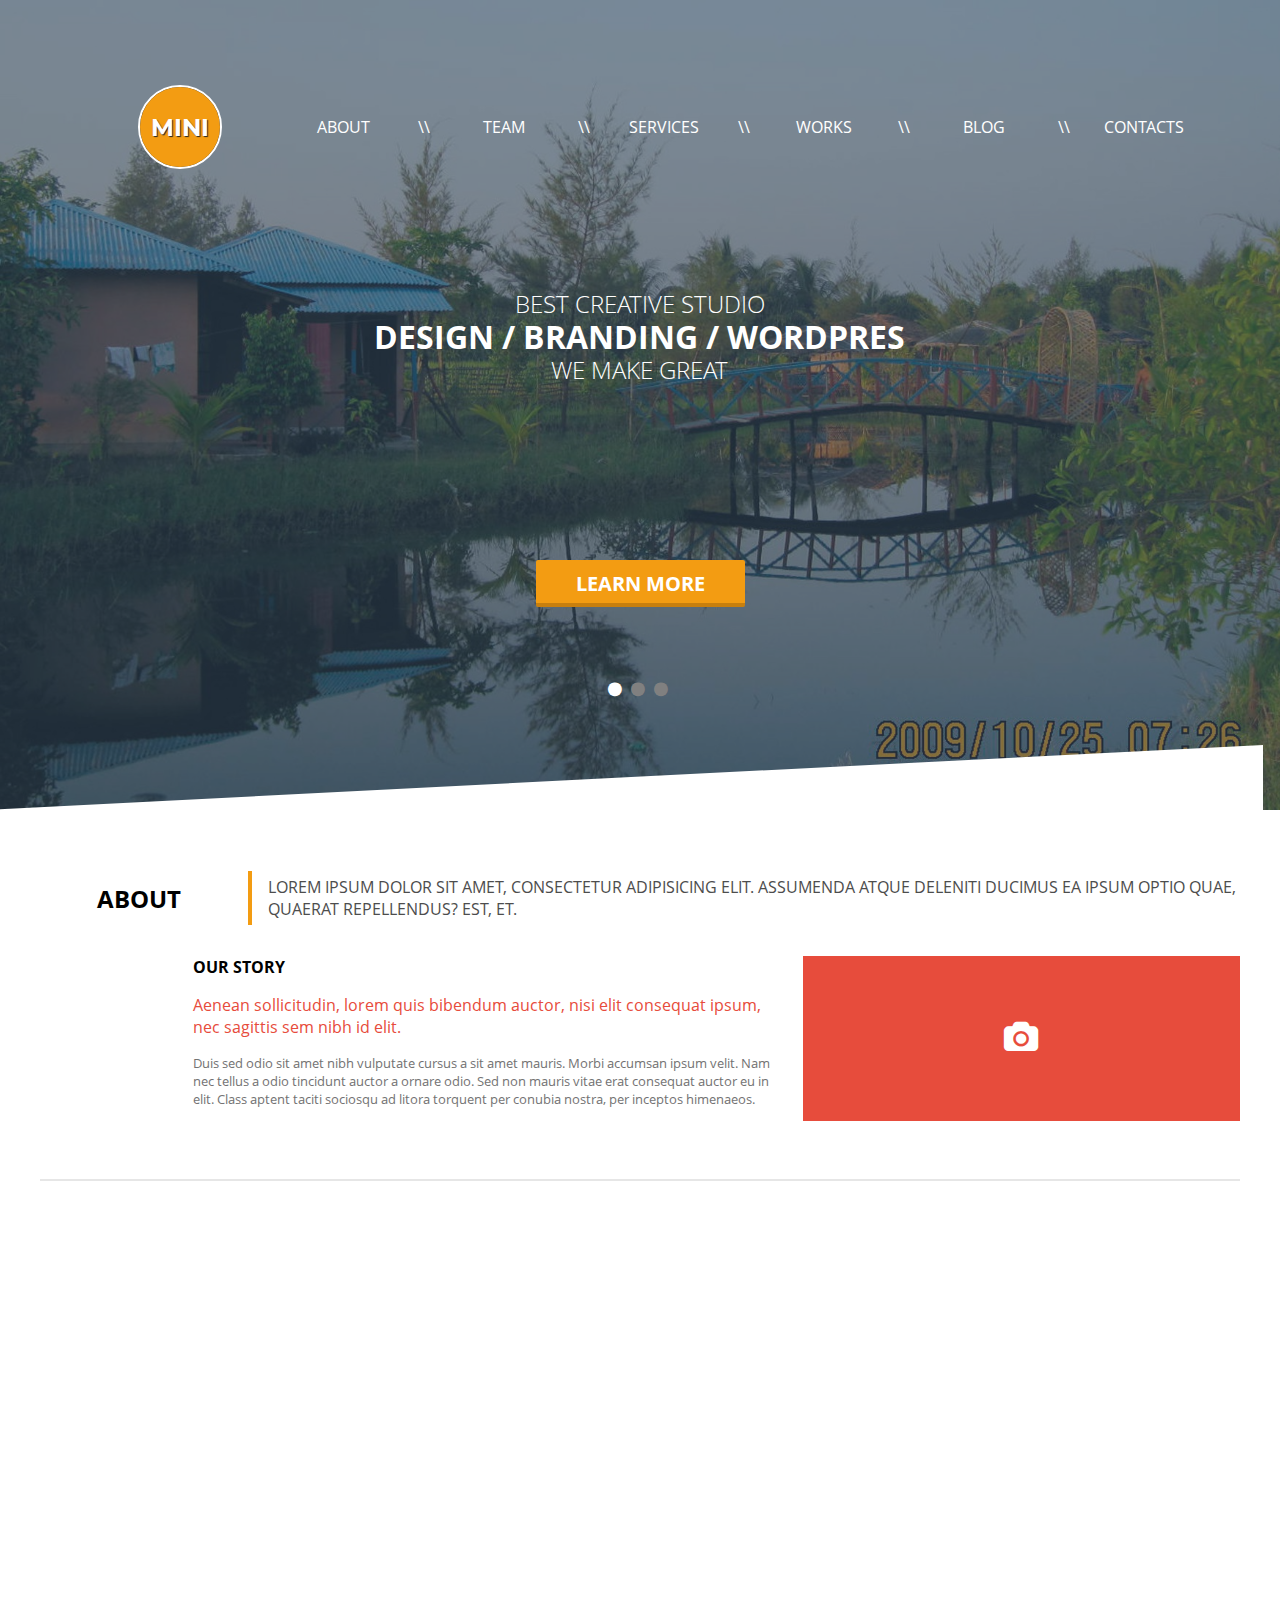
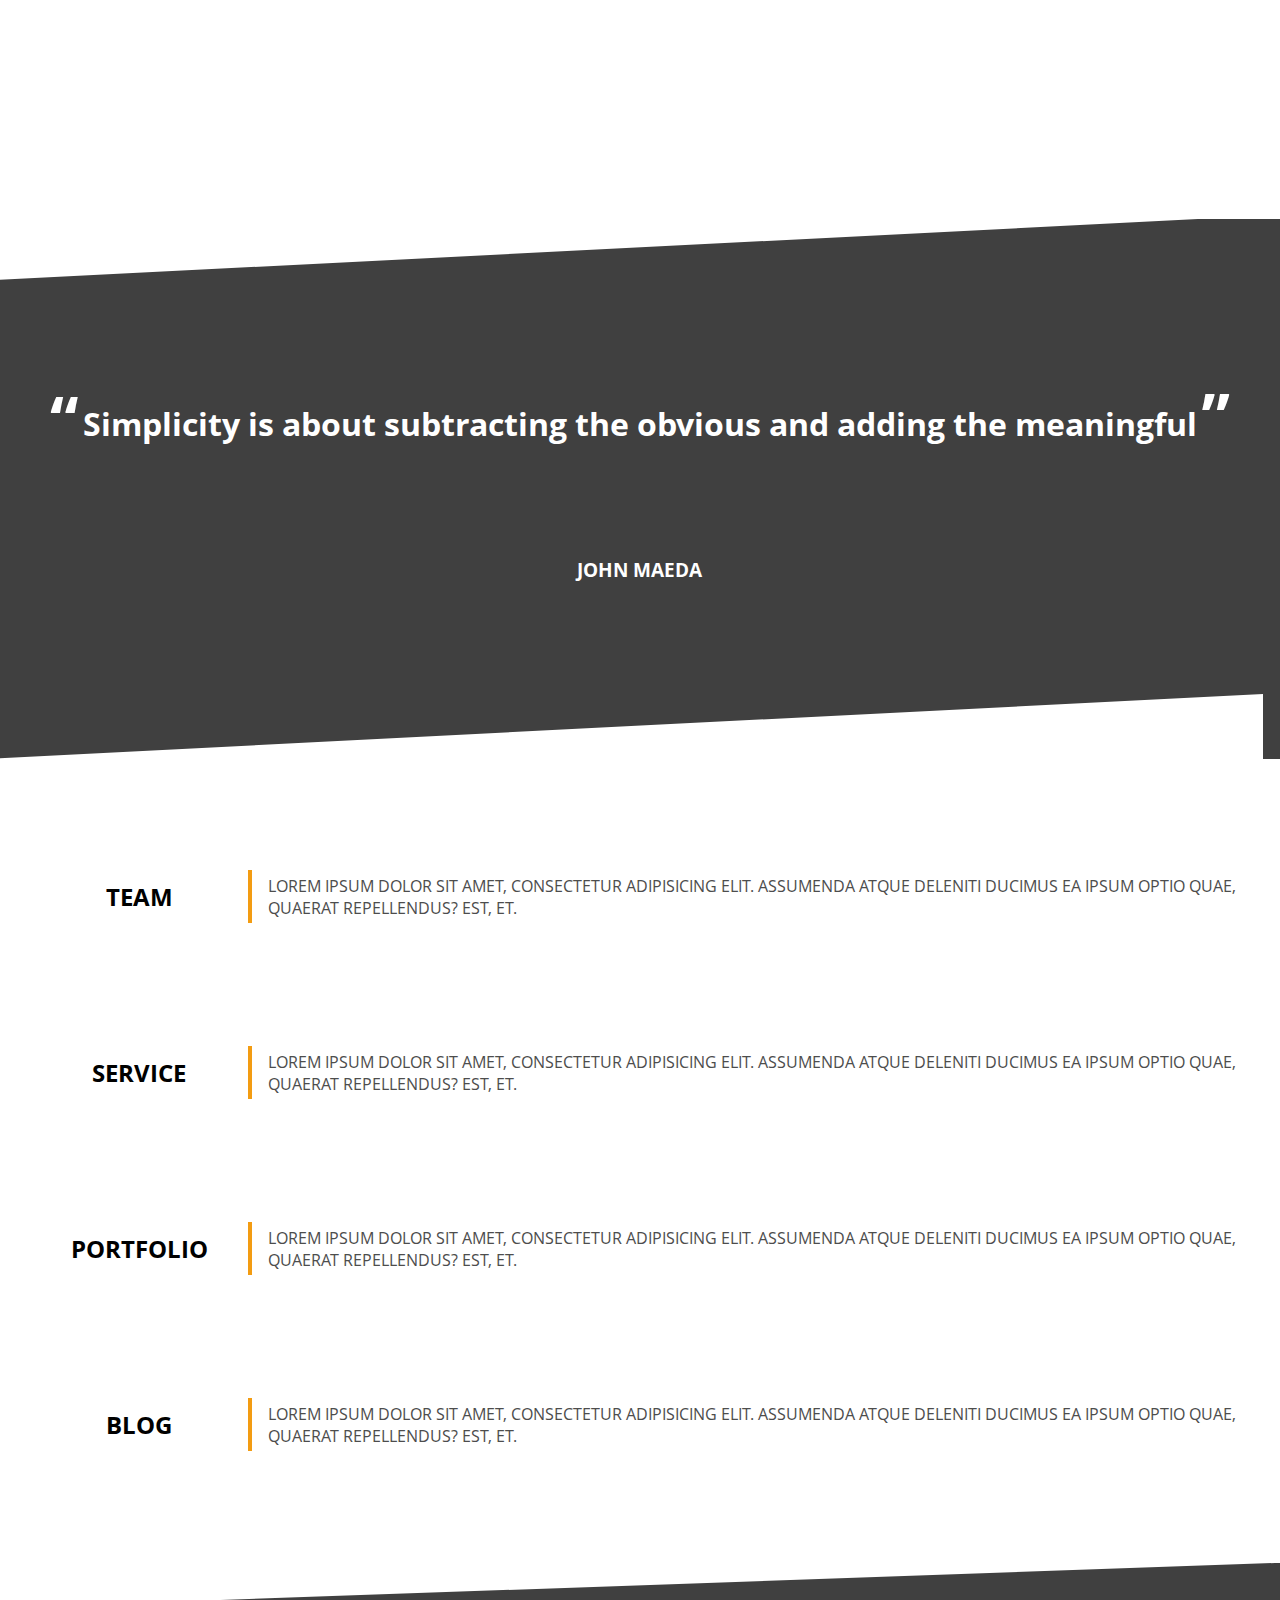
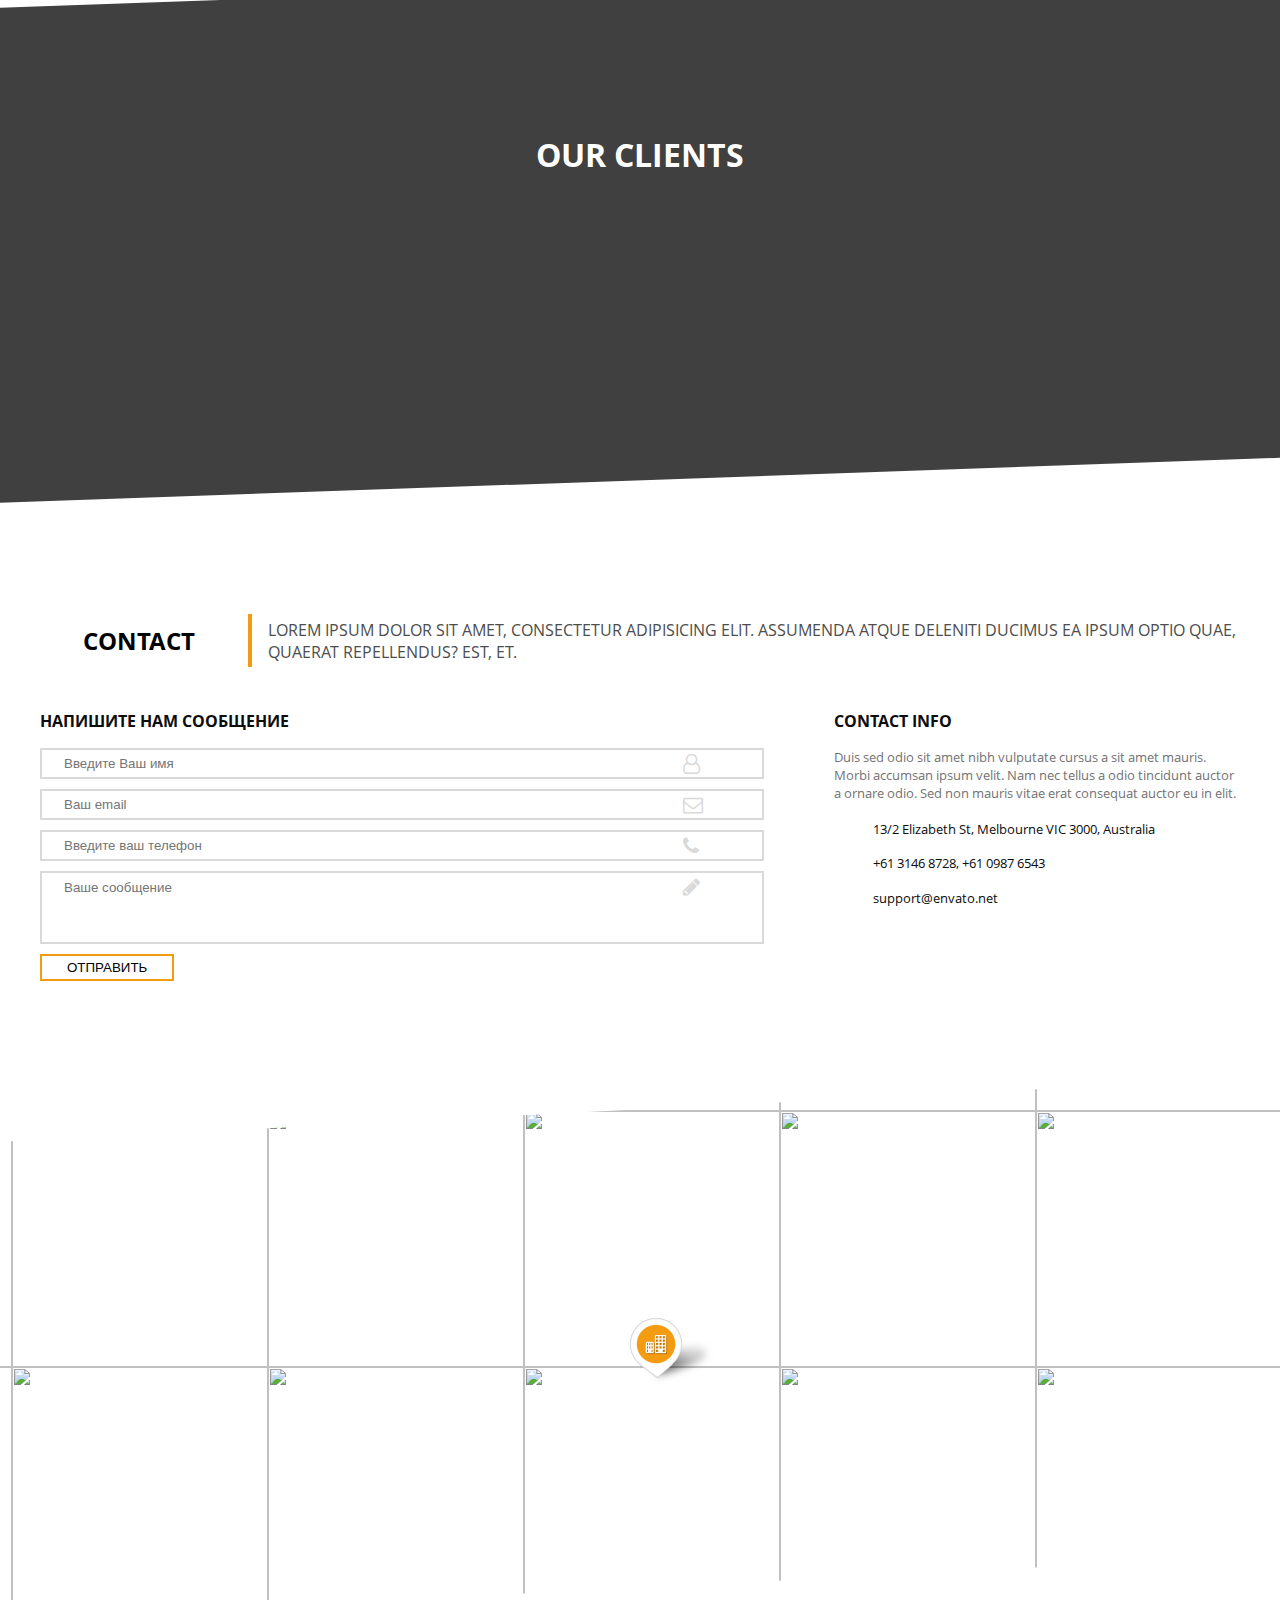
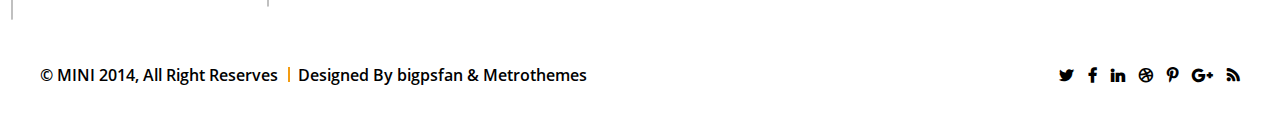
<file: task_art/index.html>
<!DOCTYPE html>
<html lang="en">
<head>
    <meta charset="utf-8">
    <title>Test task</title>

    <!--	<base href="/">-->

    <meta http-equiv="X-UA-Compatible" content="IE=edge">
    <meta name="viewport"
          content="width=device-width, height=device-height, initial-scale=1, maximum-scale=1, user-scalable=no">

    <meta name="description" content="">
    <meta name="keywords" content="">

    <meta property="og:type" content="website"/>
    <meta property="og:title" content="Test task"/>
    <meta property="og:desсription" content="Test task desсription"/>
    <meta property="og:url" content="канонический адрес страницы"/>
    <meta property="og:image" content=""/>

    <link rel="shortcut icon" href="assets/images/favicon.ico" type="image/x-icon">
    <link rel="apple-touch-icon" href="assets/images/favicon.ico">


    <!-- Chrome, Firefox OS and Opera -->
    <meta name="theme-color" content="#f39c12">
    <!-- Windows Phone -->
    <meta name="msapplication-navbutton-color" content="#f39c12">
    <!-- iOS Safari -->
    <meta name="apple-mobile-web-app-status-bar-style" content="#f39c12">

    <link rel="stylesheet" href="assets/css/font-awesome.min.css">
    <!--<link rel="stylesheet" href="assets/css/bootstrap.min.css">-->

    <link rel="stylesheet" href="assets/css/animate.css">
    <link rel="stylesheet" href="assets/css/style.css">
    <script src="libs/wow.min.js"></script>
    <script>
        new WOW().init();
    </script>

    <!--[if lt IE 9]>
    <script src="assets/js/html5shiv.min.js"></script>
    <script src="assets/js/respond.min.js"></script>
    <![endif]-->
</head>
<body>

<header class="main-header grid" style="background-image: url(assets/images/0-header.jpg);">
    <div id="mobile-menu" class="mobile-menu"><i class="fa fa-bars"></i></div>
    <div class="header-content grid container">
        <div class="header-main-logo">
            <a href="#" class="main-logo">MINI</a>
        </div>

        <nav class="header-main-menu">
            <ul class="main-menu grid">
                <li><a href="#">About</a></li>
                <li>\\</li>
                <li><a href="#" class="active">Team</a></li>
                <li>\\</li>
                <li><a href="#">Services</a></li>
                <li>\\</li>
                <li><a href="#">Works</a></li>
                <li>\\</li>
                <li><a href="#">Blog</a></li>
                <li>\\</li>
                <li><a href="#">Contacts</a></li>
            </ul>
        </nav>
        <div class="header-title">
            <p class="wow zoomInLeft">Best Creative Studio</p>
            <h1 class="wow zoomInRight">Design / Branding / WordPres</h1>
            <p class="wow zoomInLeft">We Make Great</p>
        </div>
    </div>

    <div class="header-button wow fadeInDown">
        <a href="#" class="button">Learn More</a>
    </div>
    <div class="dot-slider">
        <a href="#"><i class="fa fa-circle active" aria-hidden="true"></i></a>
        <a href="#"><i class="fa fa-circle" aria-hidden="true"></i></a>
        <a href="#"><i class="fa fa-circle" aria-hidden="true"></i></a>
    </div>
    <div class="triangle-bottom"></div>
</header>

<section class="about">
    <div class="about-content container grid">
        <div class="block-about grid">
            <div class="block-about-title">About</div>
            <div class="block-about-text"><p>Lorem ipsum dolor sit amet, consectetur adipisicing elit. Assumenda atque
                deleniti ducimus ea ipsum optio quae, quaerat repellendus? Est, et.</p></div>
        </div>
        <div class="circle-grid">
            <div class="circle wow rotateIn"><i class="fa fa-lightbulb-o fa-2x" aria-hidden="true"></i>
            </div>
        </div>
        <div class="story">
            <p class="story-title">Our Story</p>
            <p class="story-sub-title">Aenean sollicitudin, lorem quis bibendum auctor, nisi elit consequat ipsum, nec
                sagittis sem nibh id elit.</p>
            <p class="story-text">Duis sed odio sit amet nibh vulputate cursus a sit amet mauris.
                Morbi accumsan ipsum velit. Nam nec tellus a odio tincidunt auctor a ornare odio. Sed non mauris vitae
                erat consequat auctor eu in elit. Class aptent taciti sociosqu ad litora torquent per conubia nostra,
                per inceptos himenaeos.</p>
        </div>
        <div class="red-photo"><i class="fa fa-camera fa-2x" aria-hidden="true"></i>
        </div>
    </div>
</section>

<section class="skills">
    <hr>
    <div class="skills-content container grid">
        <div class="block-skills-photo wow fadeInLeft" data-wow-offset="200"
        >
            <div class="iPhone wow rollIn" data-wow-delay="1.5s"></div>
            <div class="iPad"></div>
        </div>
        <div class="block-skills-line grid wow fadeInRight" data-wow-offset="200"
        >
            <div class="circle-grid">
                <div class="circle"><i class="fa fa-sliders fa-2x fa-rotate-90" aria-hidden="true"></i>
                </div>
            </div>
            <div class="story">
                <p class="story-title">Our Skills</p>
                <p class="story-text">Duis sed odio sit amet nibh vulputate cursus a sit amet mauris. Morbi accumsan
                    ipsum velit. Nam nec tellus a odio tincidunt auctor a ornare odio. Sed non mauris vitae erat
                    consequat auctor eu in elit.</p>
            </div>
            <div class="block-skills-line-content">
                <div class="line-title wow fadeInRight" data-wow-delay=".2s"><span>Design</span> <span>/ 88%</span>
                </div>
                <div class="line-title-wrapper-1 wow fadeInRight" data-wow-delay=".2s"></div>
                <div class="line-title wow fadeInRight" data-wow-delay=".5s"><span>Development</span> <span>/ 76%</span>
                </div>
                <div class="line-title-wrapper-2 wow fadeInRight" data-wow-delay=".5s"></div>
                <div class="line-title wow fadeInRight" data-wow-delay=".8s"><span>WordPress</span> <span>/ 81%</span>
                </div>
                <div class="line-title-wrapper-3 wow fadeInRight" data-wow-delay=".8s"></div>
                <div class="line-title wow fadeInRight" data-wow-delay="1s"><span>Drupal</span> <span>/ 71%</span></div>
                <div class="line-title-wrapper-4 wow fadeInRight" data-wow-delay="1s"></div>
            </div>

        </div>
    </div>
</section>


<section class="simplicity grid" style="background-image: url(assets/images/simplicity.jpg);">
    <div class="simplicity-content container grid">
        <div class="simplicity-title">
            <div class="quotes grid">
                <h2>“</h2>
                <h2>Simplicity is about subtracting the obvious and adding the meaningful</h2>
                <h2>“</h2>
            </div>
            <div class="simplicity-line wow rotateIn"></div>
            <p>John Maeda</p>
        </div>
    </div>
    <div class="triangle-top"></div>
    <div class="triangle-bottom"></div>
</section>

<div style="height: 100px;"></div>

<section class="team">
    <div class="team-content container grid">
        <div class="block-about grid">
            <div class="block-about-title">Team</div>
            <div class="block-about-text"><p>Lorem ipsum dolor sit amet, consectetur adipisicing elit. Assumenda atque
                deleniti ducimus ea ipsum optio quae, quaerat repellendus? Est, et.</p></div>
        </div>
    </div>
</section>

<div style="height: 100px;"></div>

<section class="service">
    <div class="service-content container grid">
        <div class="block-about grid">
            <div class="block-about-title">Service</div>
            <div class="block-about-text"><p>Lorem ipsum dolor sit amet, consectetur adipisicing elit. Assumenda atque
                deleniti ducimus ea ipsum optio quae, quaerat repellendus? Est, et.</p></div>
        </div>
    </div>
</section>
<div style="height: 100px;"></div>

<section class="portfolio">
    <div class="portfolio-content container grid">
        <div class="block-about grid">
            <div class="block-about-title">Portfolio</div>
            <div class="block-about-text"><p>Lorem ipsum dolor sit amet, consectetur adipisicing elit. Assumenda atque
                deleniti ducimus ea ipsum optio quae, quaerat repellendus? Est, et.</p></div>
        </div>
    </div>
</section>
<div style="height: 100px;"></div>

<section class="blog">
    <div class="blog-content container grid">
        <div class="block-about grid">
            <div class="block-about-title">Blog</div>
            <div class="block-about-text"><p>Lorem ipsum dolor sit amet, consectetur adipisicing elit. Assumenda atque
                deleniti ducimus ea ipsum optio quae, quaerat repellendus? Est, et.</p></div>
        </div>
    </div>
</section>
<div style="height: 100px;"></div>


<section class="logo-comp grid" style="background-image: url(assets/images/simplicity.jpg);">
    <div class="logo-comp-content container grid">

        <h2>Our Clients</h2>

        <div class="logo-img wow bounceIn" data-wow-delay=".1s" data-wow-offset="200"><img class="img-responsive"
                                                                                           src="assets/images/logo-comp-1.png"
                                                                                           alt="Логотип"></div>
        <div class="logo-img wow bounceIn" data-wow-delay=".3s" data-wow-offset="200"><img class="img-responsive"
                                                                                           src="assets/images/logo-comp-2.png"
                                                                                           alt="Логотип"></div>
        <div class="logo-img wow bounceIn" data-wow-delay=".5s" data-wow-offset="200"><img class="img-responsive"
                                                                                           src="assets/images/logo-comp-3.png"
                                                                                           alt="Логотип"></div>
        <div class="logo-img wow bounceIn" data-wow-delay=".7s" data-wow-offset="200"><img class="img-responsive"
                                                                                           src="assets/images/logo-comp-4.png"
                                                                                           alt="Логотип"></div>

    </div>
</section>

<div style="height: 100px;"></div>

<section class="contact">
    <div class="contact-content container grid">
        <div class="block-about grid">
            <div class="block-about-title">Contact</div>
            <div class="block-about-text"><p>Lorem ipsum dolor sit amet, consectetur adipisicing elit. Assumenda atque
                deleniti ducimus ea ipsum optio quae, quaerat repellendus? Est, et.</p></div>
        </div>
        <div class="form"><p>Напишите нам сообщение</p>

            <form action="#" class="form" id="message-user">
                <div class="input-wrap grid">
                    <label for="user" class="user"><input id="user" name="user" placeholder="Введите Ваш имя" type="text" required></label>
                    <label for="email" class="email"><input id="email" name="email" placeholder="Ваш email" type="text" required></label>
                    <label for="phone" class="phone"><input type="tel" id="phone" placeholder="Введите ваш телефон"></label>
                    <label for="message" class="message"><textarea id="message" name="message" placeholder="Ваше сообщение" type="text" required></textarea></label>
                </div>
                <input class="button-form" value="Отправить" type="submit">
            </form>

            <div class="alert-success" hidden></div>
            <div class="alert-error" hidden></div>

        </div>
        <div class="contact-info"><p>Contact Info</p>
            <p class="story-text">Duis sed odio sit amet nibh vulputate cursus a sit amet mauris. Morbi accumsan
                ipsum velit. Nam nec tellus a odio tincidunt auctor a ornare odio. Sed non mauris vitae erat
                consequat auctor eu in elit.</p>
            <div class="contact-info-text grid">
                <div class="circle-grid">
                    <div class="circle wow rotateIn" style="visibility: visible; animation-name: rotateIn;"><i
                            class="fa fa-map-marker" aria-hidden="true"></i>
                    </div>
                </div>
                <div class="contact-info-sub-text">13/2 Elizabeth St, Melbourne VIC 3000, Australia</div>
            </div>
            <div class="contact-info-text grid">
                <div class="circle-grid">
                    <div class="circle wow rotateIn" style="visibility: visible; animation-name: rotateIn;"><i
                            class="fa fa-phone" aria-hidden="true"></i>
                    </div>
                </div>
                <div class="contact-info-sub-text">+61 3146 8728, +61 0987 6543</div>
            </div>
            <div class="contact-info-text grid">
                <div class="circle-grid">
                    <div class="circle wow rotateIn" style="visibility: visible; animation-name: rotateIn;"><i
                            class="fa fa-envelope" aria-hidden="true"></i>
                    </div>
                </div>
                <div class="contact-info-sub-text">support@envato.net</div>
            </div>
        </div>
    </div>
</section>
<div style="height: 100px;"></div>

<footer>
    <section class="map grid">
        <iframe frameborder="0" src="libs/maps/maps.html"></iframe>
        <div class="triangle-top"></div>
        <div class="triangle-bottom"></div>
    </section>

    <section class="footer">
        <div class="footer-content container grid">
            <div class="block-footer-text-1">
                <div>© MINI 2014, All Right Reserves</div>
            </div>
            <div class="block-footer-text-2">
                <div>Designed By bigpsfan & Metrothemes</div>
            </div>
            <div class="block-social">
                <a href="#"><i class="fa fa-twitter" aria-hidden="true"></i></a>
                <a href="#"><i class="fa fa-facebook" aria-hidden="true"></i></a>
                <a href="#"><i class="fa fa-linkedin" aria-hidden="true"></i></a>
                <a href="#"><i class="fa fa-dribbble" aria-hidden="true"></i></a>
                <a href="#"><i class="fa fa-pinterest-p" aria-hidden="true"></i></a>
                <a href="#"><i class="fa fa-google-plus" aria-hidden="true"></i></a>
                <a href="#"><i class="fa fa-rss" aria-hidden="true"></i></a>
            </div>
        </div>
    </section>
</footer>

<script src="libs/jquery-3.3.1.min.js"></script>
<script src="libs/jquery.maskedinput.min.js"></script>
<script src="assets/js/script.js"></script>

</body>
</html>
</file>
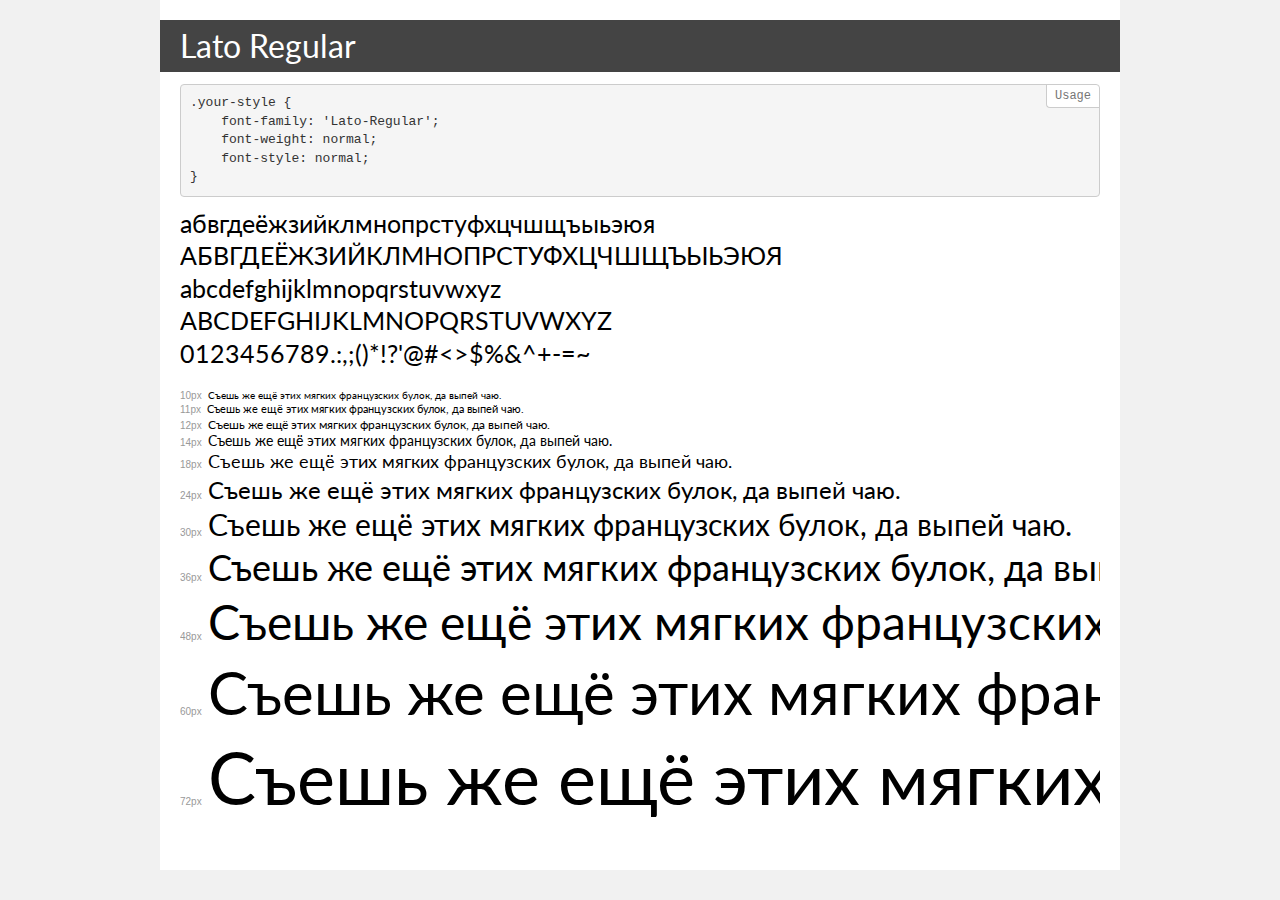
<file: task_art/assets/fonts/Lato/demo.html>
<!DOCTYPE html>
<html>
<head>
    <meta charset="utf-8">
    <meta http-equiv="X-UA-Compatible" content="IE=edge">
    <meta name="viewport" content="width=device-width, initial-scale=1">
    <meta name="robots" content="noindex, noarchive">
    <title>Transfonter demo</title>
    <link href="stylesheet.css" rel="stylesheet">
    <style>
        /*
        http://meyerweb.com/eric/tools/css/reset/
        v2.0 | 20110126
        License: none (public domain)
        */
        html, body, div, span, applet, object, iframe,
        h1, h2, h3, h4, h5, h6, p, blockquote, pre,
        a, abbr, acronym, address, big, cite, code,
        del, dfn, em, img, ins, kbd, q, s, samp,
        small, strike, strong, sub, sup, tt, var,
        b, u, i, center,
        dl, dt, dd, ol, ul, li,
        fieldset, form, label, legend,
        table, caption, tbody, tfoot, thead, tr, th, td,
        article, aside, canvas, details, embed,
        figure, figcaption, footer, header, hgroup,
        menu, nav, output, ruby, section, summary,
        time, mark, audio, video {
            margin: 0;
            padding: 0;
            border: 0;
            font-size: 100%;
            font: inherit;
            vertical-align: baseline;
        }
        /* HTML5 display-role reset for older browsers */
        article, aside, details, figcaption, figure,
        footer, header, hgroup, menu, nav, section {
            display: block;
        }
        body {
            line-height: 1;
        }
        ol, ul {
            list-style: none;
        }
        blockquote, q {
            quotes: none;
        }
        blockquote:before, blockquote:after,
        q:before, q:after {
            content: '';
            content: none;
        }
        table {
            border-collapse: collapse;
            border-spacing: 0;
        }
        /* common styles */
        body {
            background: #f1f1f1;
            color: #000;
        }
        .page {
            background: #fff;
            width: 920px;
            margin: 0 auto;
            padding: 20px 20px 0 20px;
            overflow: hidden;
        }
        .font-container {
            overflow-x: auto;
            overflow-y: hidden;
            margin-bottom: 40px;
            line-height: 1.3;
            white-space: nowrap;
            padding-bottom: 5px;
        }
        h1 {
            position: relative;
            background: #444;
            font-size: 32px;
            color: #fff;
            padding: 10px 20px;
            margin: 0 -20px 12px -20px;
        }
        .letters {
            font-size: 25px;
            margin-bottom: 20px;
        }
        .s10:before {
            content: '10px';
        }
        .s11:before {
            content: '11px';
        }
        .s12:before {
            content: '12px';
        }
        .s14:before {
            content: '14px';
        }
        .s18:before {
            content: '18px';
        }
        .s24:before {
            content: '24px';
        }
        .s30:before {
            content: '30px';
        }
        .s36:before {
            content: '36px';
        }
        .s48:before {
            content: '48px';
        }
        .s60:before {
            content: '60px';
        }
        .s72:before {
            content: '72px';
        }
        .s10:before, .s11:before, .s12:before, .s14:before,
        .s18:before, .s24:before, .s30:before, .s36:before,
        .s48:before, .s60:before, .s72:before {
            font-family: Arial, sans-serif;
            font-size: 10px;
            font-weight: normal;
            font-style: normal;
            color: #999;
            padding-right: 6px;
        }
        pre {
            display: block;
            position: relative;
            padding: 9px;
            margin: 0 0 10px;
            font-family: Monaco, Menlo, Consolas, "Courier New", monospace !important;
            font-size: 13px;
            line-height: 1.428571429;
            color: #333;
            font-weight: normal !important;
            font-style: normal !important;
            background-color: #f5f5f5;
            border: 1px solid #ccc;
            overflow-x: auto;
            border-radius: 4px;
        }
        pre:after {
            display: block;
            position: absolute;
            right: 0;
            top: 0;
            content: 'Usage';
            line-height: 1;
            padding: 5px 8px;
            font-size: 12px;
            color: #767676;
            background-color: #fff;
            border: 1px solid #ccc;
            border-right: none;
            border-top: none;
            border-radius: 0 4px 0 4px;
            z-index: 10;
        }
        /* responsive */
        @media (max-width: 959px) {
            .page {
                width: auto;
                margin: 0;
            }
        }
    </style>
</head>
<body>
<div class="page">
    <div class="demo" style="font-family: 'Lato-Regular'; font-weight: normal; font-style: normal;">
        <h1>Lato Regular</h1>
        <pre>.your-style {
    font-family: 'Lato-Regular';
    font-weight: normal;
    font-style: normal;
}</pre>
        <div class="font-container">
            <p class="letters">
                абвгдеёжзийклмнопрстуфхцчшщъыьэюя<br>
АБВГДЕЁЖЗИЙКЛМНОПРСТУФХЦЧШЩЪЫЬЭЮЯ<br>
abcdefghijklmnopqrstuvwxyz<br>
ABCDEFGHIJKLMNOPQRSTUVWXYZ<br>
                0123456789.:,;()*!?'@#<>$%&^+-=~
            </p>
            <p class="s10" style="font-size: 10px;">Съешь же ещё этих мягких французских булок, да выпей чаю.</p>
            <p class="s11" style="font-size: 11px;">Съешь же ещё этих мягких французских булок, да выпей чаю.</p>
            <p class="s12" style="font-size: 12px;">Съешь же ещё этих мягких французских булок, да выпей чаю.</p>
            <p class="s14" style="font-size: 14px;">Съешь же ещё этих мягких французских булок, да выпей чаю.</p>
            <p class="s18" style="font-size: 18px;">Съешь же ещё этих мягких французских булок, да выпей чаю.</p>
            <p class="s24" style="font-size: 24px;">Съешь же ещё этих мягких французских булок, да выпей чаю.</p>
            <p class="s30" style="font-size: 30px;">Съешь же ещё этих мягких французских булок, да выпей чаю.</p>
            <p class="s36" style="font-size: 36px;">Съешь же ещё этих мягких французских булок, да выпей чаю.</p>
            <p class="s48" style="font-size: 48px;">Съешь же ещё этих мягких французских булок, да выпей чаю.</p>
            <p class="s60" style="font-size: 60px;">Съешь же ещё этих мягких французских булок, да выпей чаю.</p>
            <p class="s72" style="font-size: 72px;">Съешь же ещё этих мягких французских булок, да выпей чаю.</p>
        </div>
    </div>
</div>
</body>
</html>
</file>
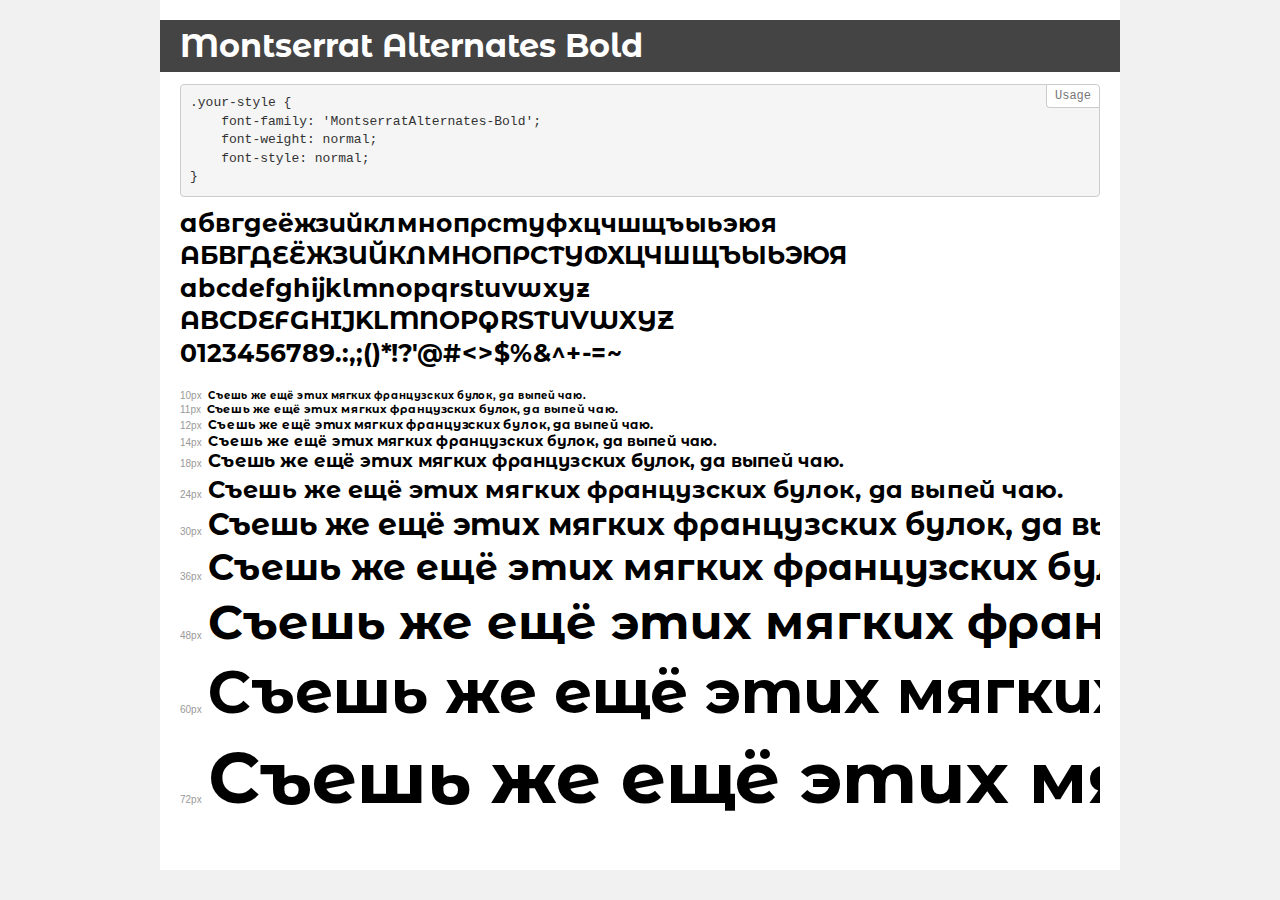
<file: task_art/assets/fonts/Montserrat/demo.html>
<!DOCTYPE html>
<html>
<head>
    <meta charset="utf-8">
    <meta http-equiv="X-UA-Compatible" content="IE=edge">
    <meta name="viewport" content="width=device-width, initial-scale=1">
    <meta name="robots" content="noindex, noarchive">
    <title>Transfonter demo</title>
    <link href="stylesheet.css" rel="stylesheet">
    <style>
        /*
        http://meyerweb.com/eric/tools/css/reset/
        v2.0 | 20110126
        License: none (public domain)
        */
        html, body, div, span, applet, object, iframe,
        h1, h2, h3, h4, h5, h6, p, blockquote, pre,
        a, abbr, acronym, address, big, cite, code,
        del, dfn, em, img, ins, kbd, q, s, samp,
        small, strike, strong, sub, sup, tt, var,
        b, u, i, center,
        dl, dt, dd, ol, ul, li,
        fieldset, form, label, legend,
        table, caption, tbody, tfoot, thead, tr, th, td,
        article, aside, canvas, details, embed,
        figure, figcaption, footer, header, hgroup,
        menu, nav, output, ruby, section, summary,
        time, mark, audio, video {
            margin: 0;
            padding: 0;
            border: 0;
            font-size: 100%;
            font: inherit;
            vertical-align: baseline;
        }
        /* HTML5 display-role reset for older browsers */
        article, aside, details, figcaption, figure,
        footer, header, hgroup, menu, nav, section {
            display: block;
        }
        body {
            line-height: 1;
        }
        ol, ul {
            list-style: none;
        }
        blockquote, q {
            quotes: none;
        }
        blockquote:before, blockquote:after,
        q:before, q:after {
            content: '';
            content: none;
        }
        table {
            border-collapse: collapse;
            border-spacing: 0;
        }
        /* common styles */
        body {
            background: #f1f1f1;
            color: #000;
        }
        .page {
            background: #fff;
            width: 920px;
            margin: 0 auto;
            padding: 20px 20px 0 20px;
            overflow: hidden;
        }
        .font-container {
            overflow-x: auto;
            overflow-y: hidden;
            margin-bottom: 40px;
            line-height: 1.3;
            white-space: nowrap;
            padding-bottom: 5px;
        }
        h1 {
            position: relative;
            background: #444;
            font-size: 32px;
            color: #fff;
            padding: 10px 20px;
            margin: 0 -20px 12px -20px;
        }
        .letters {
            font-size: 25px;
            margin-bottom: 20px;
        }
        .s10:before {
            content: '10px';
        }
        .s11:before {
            content: '11px';
        }
        .s12:before {
            content: '12px';
        }
        .s14:before {
            content: '14px';
        }
        .s18:before {
            content: '18px';
        }
        .s24:before {
            content: '24px';
        }
        .s30:before {
            content: '30px';
        }
        .s36:before {
            content: '36px';
        }
        .s48:before {
            content: '48px';
        }
        .s60:before {
            content: '60px';
        }
        .s72:before {
            content: '72px';
        }
        .s10:before, .s11:before, .s12:before, .s14:before,
        .s18:before, .s24:before, .s30:before, .s36:before,
        .s48:before, .s60:before, .s72:before {
            font-family: Arial, sans-serif;
            font-size: 10px;
            font-weight: normal;
            font-style: normal;
            color: #999;
            padding-right: 6px;
        }
        pre {
            display: block;
            position: relative;
            padding: 9px;
            margin: 0 0 10px;
            font-family: Monaco, Menlo, Consolas, "Courier New", monospace !important;
            font-size: 13px;
            line-height: 1.428571429;
            color: #333;
            font-weight: normal !important;
            font-style: normal !important;
            background-color: #f5f5f5;
            border: 1px solid #ccc;
            overflow-x: auto;
            border-radius: 4px;
        }
        pre:after {
            display: block;
            position: absolute;
            right: 0;
            top: 0;
            content: 'Usage';
            line-height: 1;
            padding: 5px 8px;
            font-size: 12px;
            color: #767676;
            background-color: #fff;
            border: 1px solid #ccc;
            border-right: none;
            border-top: none;
            border-radius: 0 4px 0 4px;
            z-index: 10;
        }
        /* responsive */
        @media (max-width: 959px) {
            .page {
                width: auto;
                margin: 0;
            }
        }
    </style>
</head>
<body>
<div class="page">
    <div class="demo" style="font-family: 'MontserratAlternates-Bold'; font-weight: normal; font-style: normal;">
        <h1>Montserrat Alternates Bold</h1>
        <pre>.your-style {
    font-family: 'MontserratAlternates-Bold';
    font-weight: normal;
    font-style: normal;
}</pre>
        <div class="font-container">
            <p class="letters">
                абвгдеёжзийклмнопрстуфхцчшщъыьэюя<br>
АБВГДЕЁЖЗИЙКЛМНОПРСТУФХЦЧШЩЪЫЬЭЮЯ<br>
abcdefghijklmnopqrstuvwxyz<br>
ABCDEFGHIJKLMNOPQRSTUVWXYZ<br>
                0123456789.:,;()*!?'@#<>$%&^+-=~
            </p>
            <p class="s10" style="font-size: 10px;">Съешь же ещё этих мягких французских булок, да выпей чаю.</p>
            <p class="s11" style="font-size: 11px;">Съешь же ещё этих мягких французских булок, да выпей чаю.</p>
            <p class="s12" style="font-size: 12px;">Съешь же ещё этих мягких французских булок, да выпей чаю.</p>
            <p class="s14" style="font-size: 14px;">Съешь же ещё этих мягких французских булок, да выпей чаю.</p>
            <p class="s18" style="font-size: 18px;">Съешь же ещё этих мягких французских булок, да выпей чаю.</p>
            <p class="s24" style="font-size: 24px;">Съешь же ещё этих мягких французских булок, да выпей чаю.</p>
            <p class="s30" style="font-size: 30px;">Съешь же ещё этих мягких французских булок, да выпей чаю.</p>
            <p class="s36" style="font-size: 36px;">Съешь же ещё этих мягких французских булок, да выпей чаю.</p>
            <p class="s48" style="font-size: 48px;">Съешь же ещё этих мягких французских булок, да выпей чаю.</p>
            <p class="s60" style="font-size: 60px;">Съешь же ещё этих мягких французских булок, да выпей чаю.</p>
            <p class="s72" style="font-size: 72px;">Съешь же ещё этих мягких французских булок, да выпей чаю.</p>
        </div>
    </div>
</div>
</body>
</html>
</file>
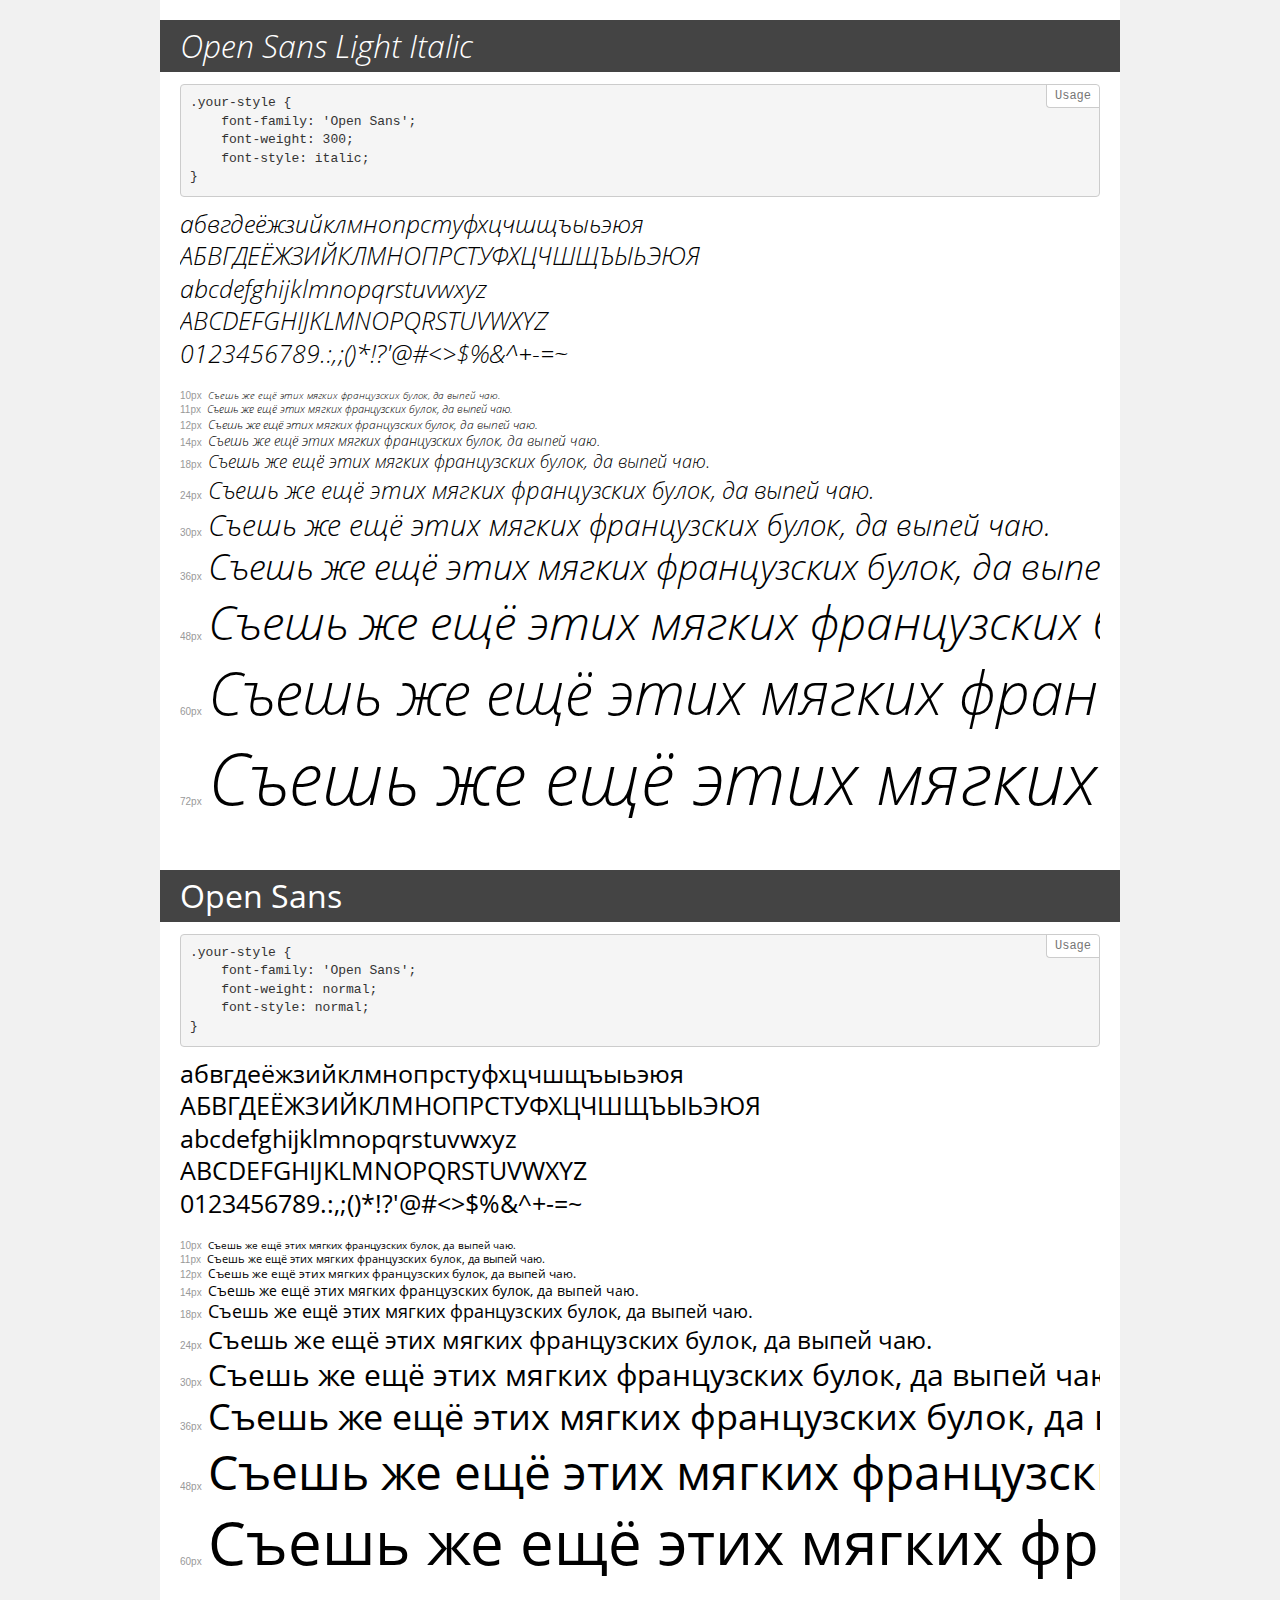
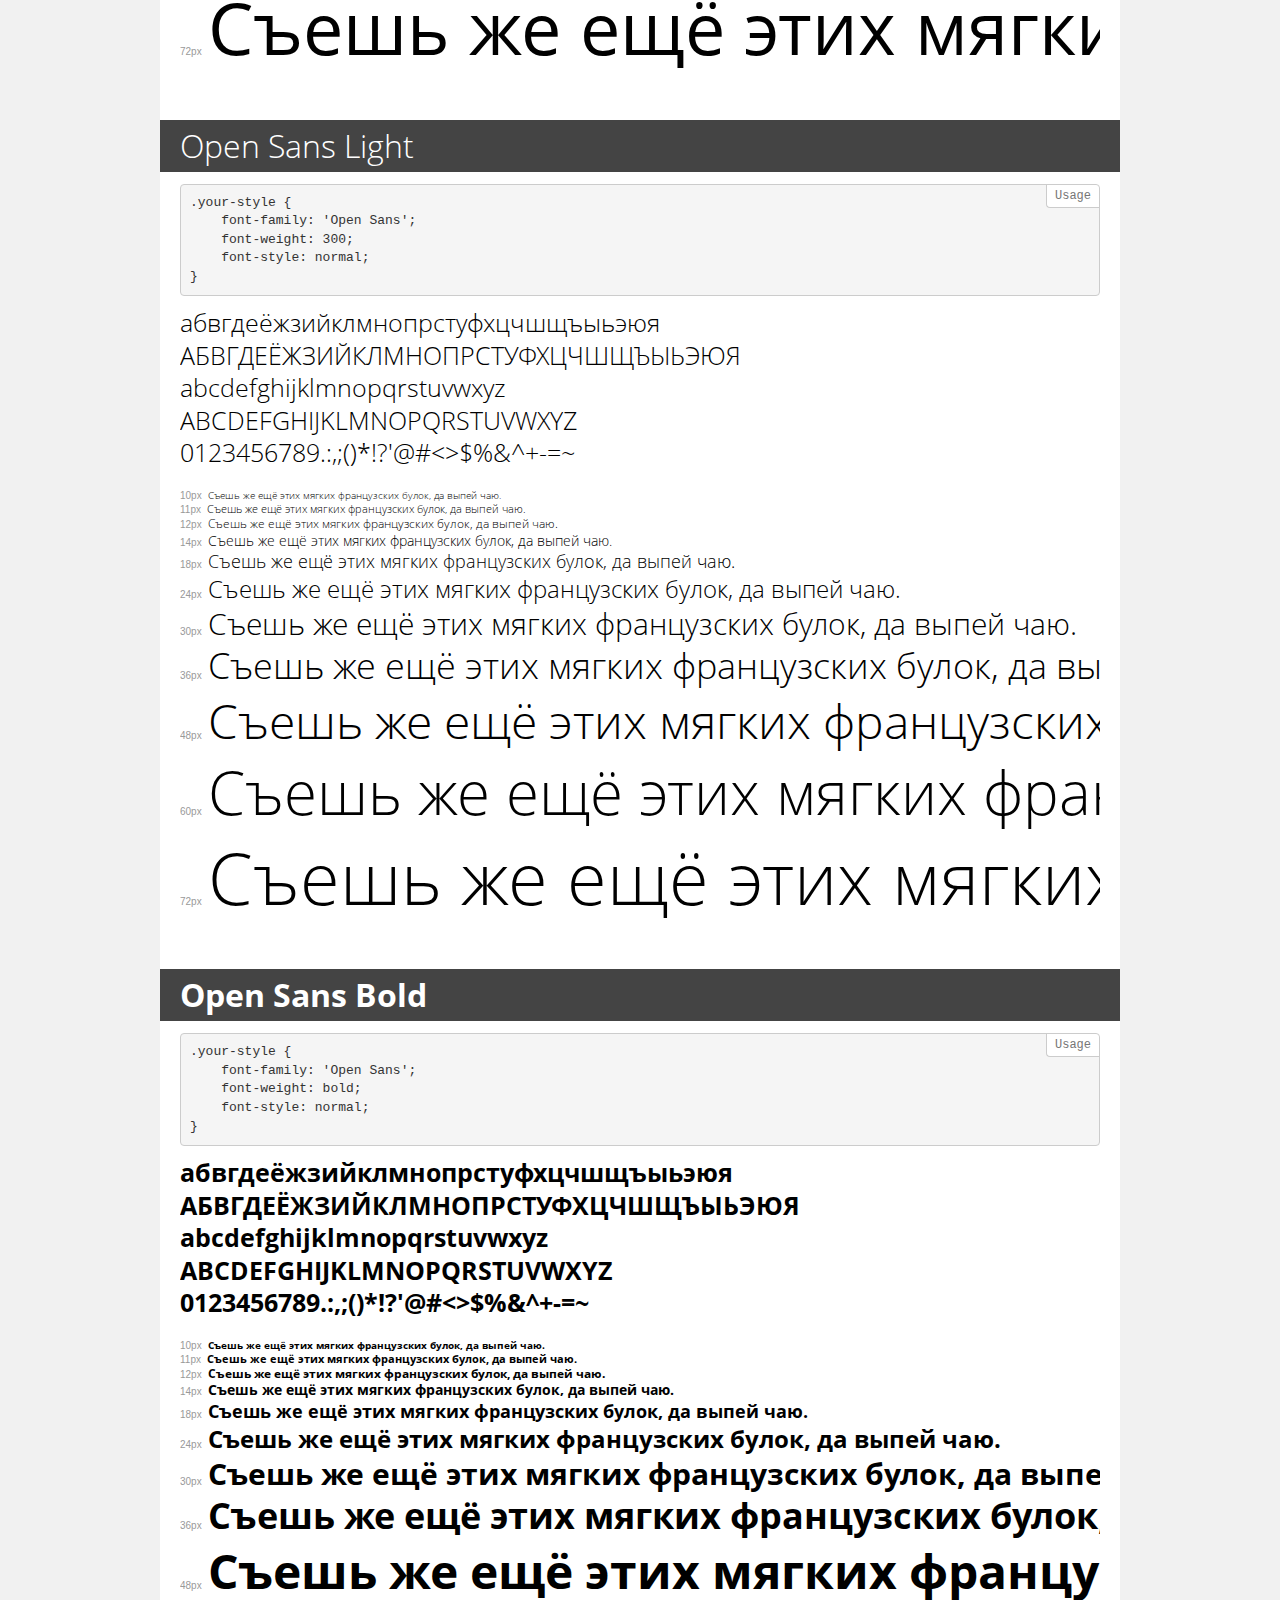
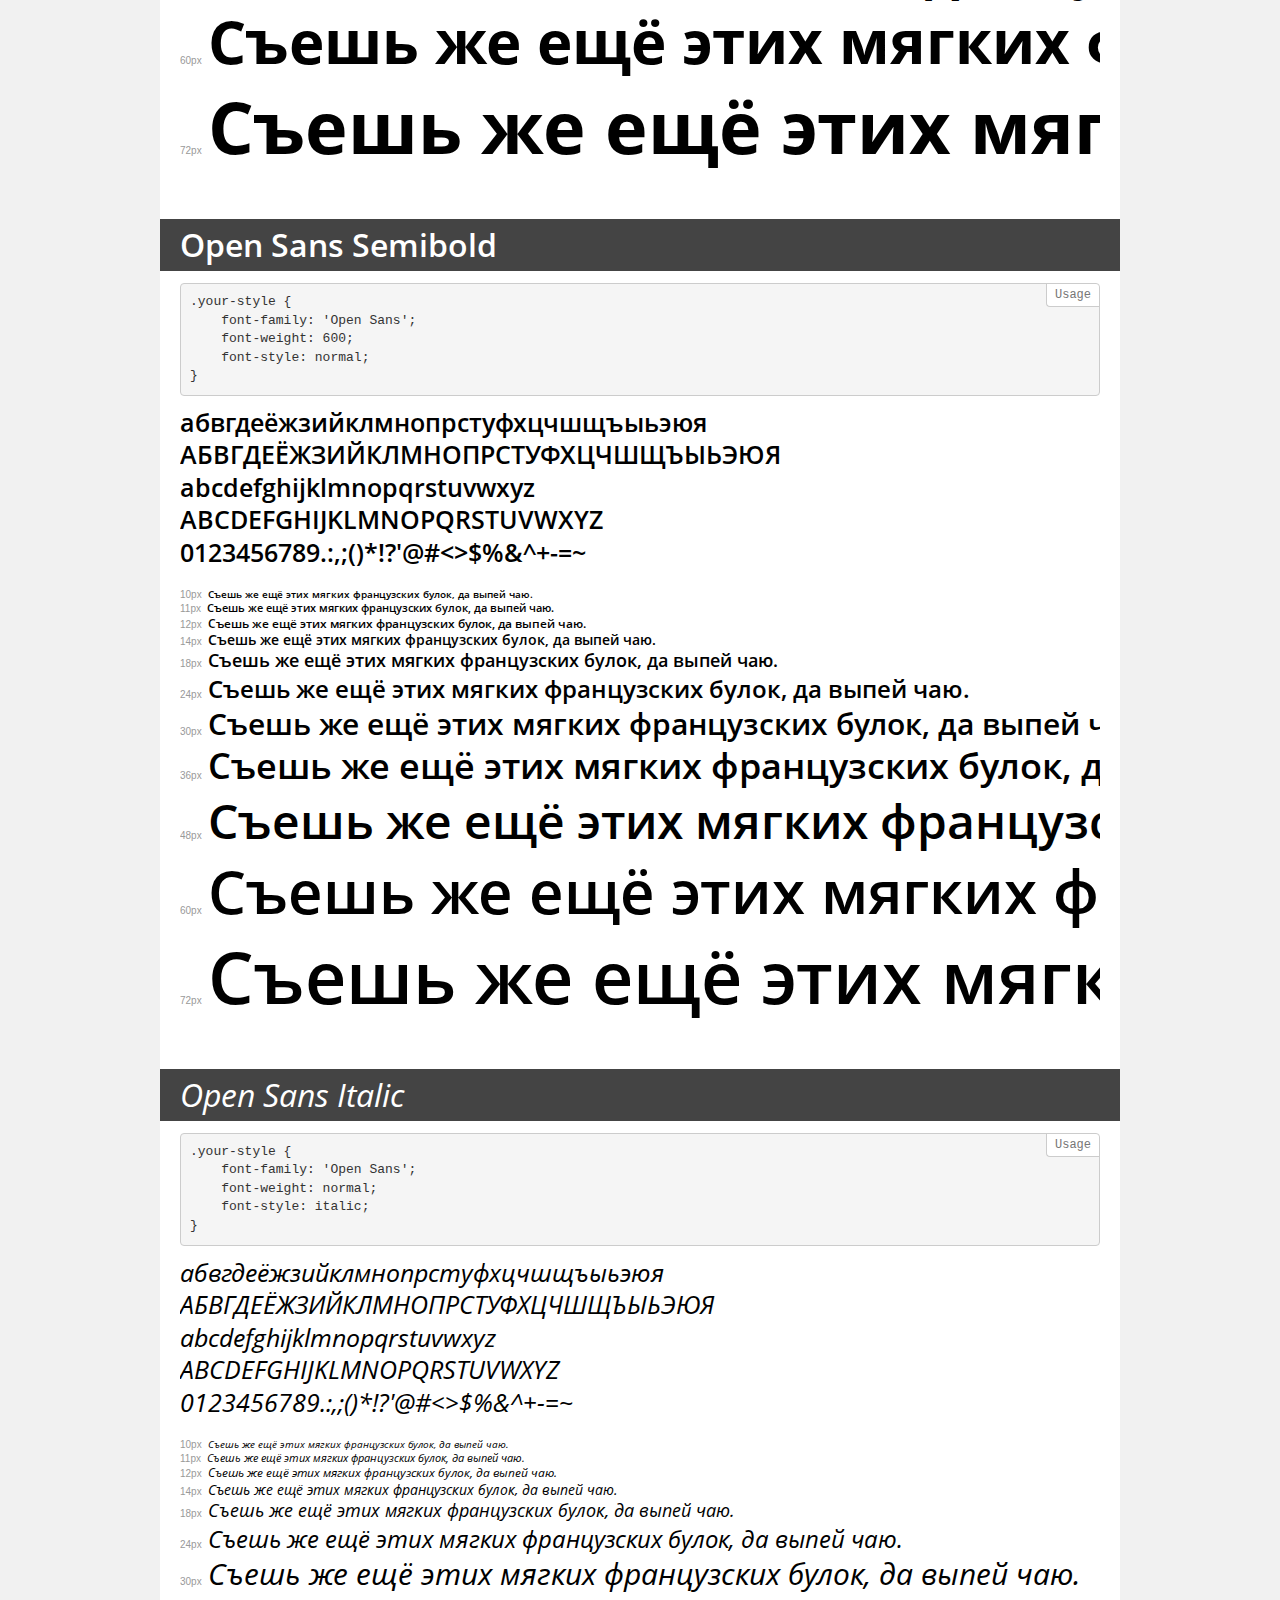
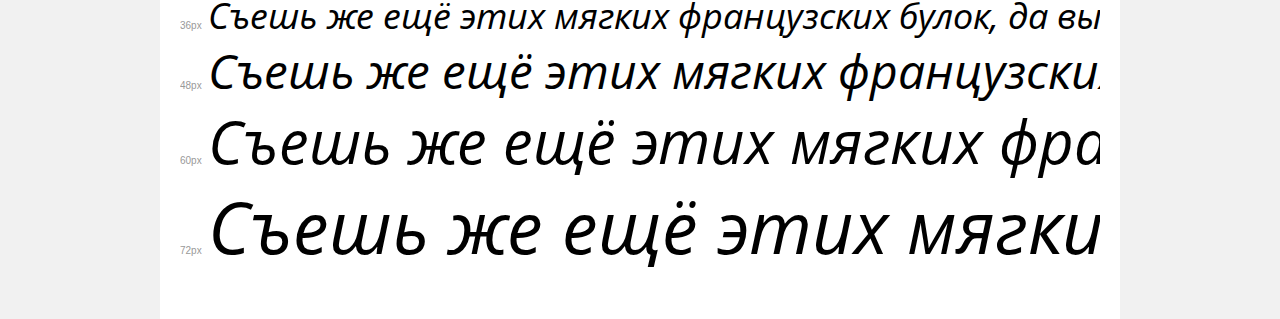
<file: task_art/assets/fonts/OpenSans/demo.html>
<!DOCTYPE html>
<html>
<head>
    <meta charset="utf-8">
    <meta http-equiv="X-UA-Compatible" content="IE=edge">
    <meta name="viewport" content="width=device-width, initial-scale=1">
    <meta name="robots" content="noindex, noarchive">
    <title>Transfonter demo</title>
    <link href="stylesheet.css" rel="stylesheet">
    <style>
        /*
        http://meyerweb.com/eric/tools/css/reset/
        v2.0 | 20110126
        License: none (public domain)
        */
        html, body, div, span, applet, object, iframe,
        h1, h2, h3, h4, h5, h6, p, blockquote, pre,
        a, abbr, acronym, address, big, cite, code,
        del, dfn, em, img, ins, kbd, q, s, samp,
        small, strike, strong, sub, sup, tt, var,
        b, u, i, center,
        dl, dt, dd, ol, ul, li,
        fieldset, form, label, legend,
        table, caption, tbody, tfoot, thead, tr, th, td,
        article, aside, canvas, details, embed,
        figure, figcaption, footer, header, hgroup,
        menu, nav, output, ruby, section, summary,
        time, mark, audio, video {
            margin: 0;
            padding: 0;
            border: 0;
            font-size: 100%;
            font: inherit;
            vertical-align: baseline;
        }
        /* HTML5 display-role reset for older browsers */
        article, aside, details, figcaption, figure,
        footer, header, hgroup, menu, nav, section {
            display: block;
        }
        body {
            line-height: 1;
        }
        ol, ul {
            list-style: none;
        }
        blockquote, q {
            quotes: none;
        }
        blockquote:before, blockquote:after,
        q:before, q:after {
            content: '';
            content: none;
        }
        table {
            border-collapse: collapse;
            border-spacing: 0;
        }
        /* common styles */
        body {
            background: #f1f1f1;
            color: #000;
        }
        .page {
            background: #fff;
            width: 920px;
            margin: 0 auto;
            padding: 20px 20px 0 20px;
            overflow: hidden;
        }
        .font-container {
            overflow-x: auto;
            overflow-y: hidden;
            margin-bottom: 40px;
            line-height: 1.3;
            white-space: nowrap;
            padding-bottom: 5px;
        }
        h1 {
            position: relative;
            background: #444;
            font-size: 32px;
            color: #fff;
            padding: 10px 20px;
            margin: 0 -20px 12px -20px;
        }
        .letters {
            font-size: 25px;
            margin-bottom: 20px;
        }
        .s10:before {
            content: '10px';
        }
        .s11:before {
            content: '11px';
        }
        .s12:before {
            content: '12px';
        }
        .s14:before {
            content: '14px';
        }
        .s18:before {
            content: '18px';
        }
        .s24:before {
            content: '24px';
        }
        .s30:before {
            content: '30px';
        }
        .s36:before {
            content: '36px';
        }
        .s48:before {
            content: '48px';
        }
        .s60:before {
            content: '60px';
        }
        .s72:before {
            content: '72px';
        }
        .s10:before, .s11:before, .s12:before, .s14:before,
        .s18:before, .s24:before, .s30:before, .s36:before,
        .s48:before, .s60:before, .s72:before {
            font-family: Arial, sans-serif;
            font-size: 10px;
            font-weight: normal;
            font-style: normal;
            color: #999;
            padding-right: 6px;
        }
        pre {
            display: block;
            position: relative;
            padding: 9px;
            margin: 0 0 10px;
            font-family: Monaco, Menlo, Consolas, "Courier New", monospace !important;
            font-size: 13px;
            line-height: 1.428571429;
            color: #333;
            font-weight: normal !important;
            font-style: normal !important;
            background-color: #f5f5f5;
            border: 1px solid #ccc;
            overflow-x: auto;
            border-radius: 4px;
        }
        pre:after {
            display: block;
            position: absolute;
            right: 0;
            top: 0;
            content: 'Usage';
            line-height: 1;
            padding: 5px 8px;
            font-size: 12px;
            color: #767676;
            background-color: #fff;
            border: 1px solid #ccc;
            border-right: none;
            border-top: none;
            border-radius: 0 4px 0 4px;
            z-index: 10;
        }
        /* responsive */
        @media (max-width: 959px) {
            .page {
                width: auto;
                margin: 0;
            }
        }
    </style>
</head>
<body>
<div class="page">
    <div class="demo" style="font-family: 'Open Sans'; font-weight: 300; font-style: italic;">
        <h1>Open Sans Light Italic</h1>
        <pre>.your-style {
    font-family: 'Open Sans';
    font-weight: 300;
    font-style: italic;
}</pre>
        <div class="font-container">
            <p class="letters">
                абвгдеёжзийклмнопрстуфхцчшщъыьэюя<br>
АБВГДЕЁЖЗИЙКЛМНОПРСТУФХЦЧШЩЪЫЬЭЮЯ<br>
abcdefghijklmnopqrstuvwxyz<br>
ABCDEFGHIJKLMNOPQRSTUVWXYZ<br>
                0123456789.:,;()*!?'@#<>$%&^+-=~
            </p>
            <p class="s10" style="font-size: 10px;">Съешь же ещё этих мягких французских булок, да выпей чаю.</p>
            <p class="s11" style="font-size: 11px;">Съешь же ещё этих мягких французских булок, да выпей чаю.</p>
            <p class="s12" style="font-size: 12px;">Съешь же ещё этих мягких французских булок, да выпей чаю.</p>
            <p class="s14" style="font-size: 14px;">Съешь же ещё этих мягких французских булок, да выпей чаю.</p>
            <p class="s18" style="font-size: 18px;">Съешь же ещё этих мягких французских булок, да выпей чаю.</p>
            <p class="s24" style="font-size: 24px;">Съешь же ещё этих мягких французских булок, да выпей чаю.</p>
            <p class="s30" style="font-size: 30px;">Съешь же ещё этих мягких французских булок, да выпей чаю.</p>
            <p class="s36" style="font-size: 36px;">Съешь же ещё этих мягких французских булок, да выпей чаю.</p>
            <p class="s48" style="font-size: 48px;">Съешь же ещё этих мягких французских булок, да выпей чаю.</p>
            <p class="s60" style="font-size: 60px;">Съешь же ещё этих мягких французских булок, да выпей чаю.</p>
            <p class="s72" style="font-size: 72px;">Съешь же ещё этих мягких французских булок, да выпей чаю.</p>
        </div>
    </div>
    <div class="demo" style="font-family: 'Open Sans'; font-weight: normal; font-style: normal;">
        <h1>Open Sans</h1>
        <pre>.your-style {
    font-family: 'Open Sans';
    font-weight: normal;
    font-style: normal;
}</pre>
        <div class="font-container">
            <p class="letters">
                абвгдеёжзийклмнопрстуфхцчшщъыьэюя<br>
АБВГДЕЁЖЗИЙКЛМНОПРСТУФХЦЧШЩЪЫЬЭЮЯ<br>
abcdefghijklmnopqrstuvwxyz<br>
ABCDEFGHIJKLMNOPQRSTUVWXYZ<br>
                0123456789.:,;()*!?'@#<>$%&^+-=~
            </p>
            <p class="s10" style="font-size: 10px;">Съешь же ещё этих мягких французских булок, да выпей чаю.</p>
            <p class="s11" style="font-size: 11px;">Съешь же ещё этих мягких французских булок, да выпей чаю.</p>
            <p class="s12" style="font-size: 12px;">Съешь же ещё этих мягких французских булок, да выпей чаю.</p>
            <p class="s14" style="font-size: 14px;">Съешь же ещё этих мягких французских булок, да выпей чаю.</p>
            <p class="s18" style="font-size: 18px;">Съешь же ещё этих мягких французских булок, да выпей чаю.</p>
            <p class="s24" style="font-size: 24px;">Съешь же ещё этих мягких французских булок, да выпей чаю.</p>
            <p class="s30" style="font-size: 30px;">Съешь же ещё этих мягких французских булок, да выпей чаю.</p>
            <p class="s36" style="font-size: 36px;">Съешь же ещё этих мягких французских булок, да выпей чаю.</p>
            <p class="s48" style="font-size: 48px;">Съешь же ещё этих мягких французских булок, да выпей чаю.</p>
            <p class="s60" style="font-size: 60px;">Съешь же ещё этих мягких французских булок, да выпей чаю.</p>
            <p class="s72" style="font-size: 72px;">Съешь же ещё этих мягких французских булок, да выпей чаю.</p>
        </div>
    </div>
    <div class="demo" style="font-family: 'Open Sans'; font-weight: 300; font-style: normal;">
        <h1>Open Sans Light</h1>
        <pre>.your-style {
    font-family: 'Open Sans';
    font-weight: 300;
    font-style: normal;
}</pre>
        <div class="font-container">
            <p class="letters">
                абвгдеёжзийклмнопрстуфхцчшщъыьэюя<br>
АБВГДЕЁЖЗИЙКЛМНОПРСТУФХЦЧШЩЪЫЬЭЮЯ<br>
abcdefghijklmnopqrstuvwxyz<br>
ABCDEFGHIJKLMNOPQRSTUVWXYZ<br>
                0123456789.:,;()*!?'@#<>$%&^+-=~
            </p>
            <p class="s10" style="font-size: 10px;">Съешь же ещё этих мягких французских булок, да выпей чаю.</p>
            <p class="s11" style="font-size: 11px;">Съешь же ещё этих мягких французских булок, да выпей чаю.</p>
            <p class="s12" style="font-size: 12px;">Съешь же ещё этих мягких французских булок, да выпей чаю.</p>
            <p class="s14" style="font-size: 14px;">Съешь же ещё этих мягких французских булок, да выпей чаю.</p>
            <p class="s18" style="font-size: 18px;">Съешь же ещё этих мягких французских булок, да выпей чаю.</p>
            <p class="s24" style="font-size: 24px;">Съешь же ещё этих мягких французских булок, да выпей чаю.</p>
            <p class="s30" style="font-size: 30px;">Съешь же ещё этих мягких французских булок, да выпей чаю.</p>
            <p class="s36" style="font-size: 36px;">Съешь же ещё этих мягких французских булок, да выпей чаю.</p>
            <p class="s48" style="font-size: 48px;">Съешь же ещё этих мягких французских булок, да выпей чаю.</p>
            <p class="s60" style="font-size: 60px;">Съешь же ещё этих мягких французских булок, да выпей чаю.</p>
            <p class="s72" style="font-size: 72px;">Съешь же ещё этих мягких французских булок, да выпей чаю.</p>
        </div>
    </div>
    <div class="demo" style="font-family: 'Open Sans'; font-weight: bold; font-style: normal;">
        <h1>Open Sans Bold</h1>
        <pre>.your-style {
    font-family: 'Open Sans';
    font-weight: bold;
    font-style: normal;
}</pre>
        <div class="font-container">
            <p class="letters">
                абвгдеёжзийклмнопрстуфхцчшщъыьэюя<br>
АБВГДЕЁЖЗИЙКЛМНОПРСТУФХЦЧШЩЪЫЬЭЮЯ<br>
abcdefghijklmnopqrstuvwxyz<br>
ABCDEFGHIJKLMNOPQRSTUVWXYZ<br>
                0123456789.:,;()*!?'@#<>$%&^+-=~
            </p>
            <p class="s10" style="font-size: 10px;">Съешь же ещё этих мягких французских булок, да выпей чаю.</p>
            <p class="s11" style="font-size: 11px;">Съешь же ещё этих мягких французских булок, да выпей чаю.</p>
            <p class="s12" style="font-size: 12px;">Съешь же ещё этих мягких французских булок, да выпей чаю.</p>
            <p class="s14" style="font-size: 14px;">Съешь же ещё этих мягких французских булок, да выпей чаю.</p>
            <p class="s18" style="font-size: 18px;">Съешь же ещё этих мягких французских булок, да выпей чаю.</p>
            <p class="s24" style="font-size: 24px;">Съешь же ещё этих мягких французских булок, да выпей чаю.</p>
            <p class="s30" style="font-size: 30px;">Съешь же ещё этих мягких французских булок, да выпей чаю.</p>
            <p class="s36" style="font-size: 36px;">Съешь же ещё этих мягких французских булок, да выпей чаю.</p>
            <p class="s48" style="font-size: 48px;">Съешь же ещё этих мягких французских булок, да выпей чаю.</p>
            <p class="s60" style="font-size: 60px;">Съешь же ещё этих мягких французских булок, да выпей чаю.</p>
            <p class="s72" style="font-size: 72px;">Съешь же ещё этих мягких французских булок, да выпей чаю.</p>
        </div>
    </div>
    <div class="demo" style="font-family: 'Open Sans'; font-weight: 600; font-style: normal;">
        <h1>Open Sans Semibold</h1>
        <pre>.your-style {
    font-family: 'Open Sans';
    font-weight: 600;
    font-style: normal;
}</pre>
        <div class="font-container">
            <p class="letters">
                абвгдеёжзийклмнопрстуфхцчшщъыьэюя<br>
АБВГДЕЁЖЗИЙКЛМНОПРСТУФХЦЧШЩЪЫЬЭЮЯ<br>
abcdefghijklmnopqrstuvwxyz<br>
ABCDEFGHIJKLMNOPQRSTUVWXYZ<br>
                0123456789.:,;()*!?'@#<>$%&^+-=~
            </p>
            <p class="s10" style="font-size: 10px;">Съешь же ещё этих мягких французских булок, да выпей чаю.</p>
            <p class="s11" style="font-size: 11px;">Съешь же ещё этих мягких французских булок, да выпей чаю.</p>
            <p class="s12" style="font-size: 12px;">Съешь же ещё этих мягких французских булок, да выпей чаю.</p>
            <p class="s14" style="font-size: 14px;">Съешь же ещё этих мягких французских булок, да выпей чаю.</p>
            <p class="s18" style="font-size: 18px;">Съешь же ещё этих мягких французских булок, да выпей чаю.</p>
            <p class="s24" style="font-size: 24px;">Съешь же ещё этих мягких французских булок, да выпей чаю.</p>
            <p class="s30" style="font-size: 30px;">Съешь же ещё этих мягких французских булок, да выпей чаю.</p>
            <p class="s36" style="font-size: 36px;">Съешь же ещё этих мягких французских булок, да выпей чаю.</p>
            <p class="s48" style="font-size: 48px;">Съешь же ещё этих мягких французских булок, да выпей чаю.</p>
            <p class="s60" style="font-size: 60px;">Съешь же ещё этих мягких французских булок, да выпей чаю.</p>
            <p class="s72" style="font-size: 72px;">Съешь же ещё этих мягких французских булок, да выпей чаю.</p>
        </div>
    </div>
    <div class="demo" style="font-family: 'Open Sans'; font-weight: normal; font-style: italic;">
        <h1>Open Sans Italic</h1>
        <pre>.your-style {
    font-family: 'Open Sans';
    font-weight: normal;
    font-style: italic;
}</pre>
        <div class="font-container">
            <p class="letters">
                абвгдеёжзийклмнопрстуфхцчшщъыьэюя<br>
АБВГДЕЁЖЗИЙКЛМНОПРСТУФХЦЧШЩЪЫЬЭЮЯ<br>
abcdefghijklmnopqrstuvwxyz<br>
ABCDEFGHIJKLMNOPQRSTUVWXYZ<br>
                0123456789.:,;()*!?'@#<>$%&^+-=~
            </p>
            <p class="s10" style="font-size: 10px;">Съешь же ещё этих мягких французских булок, да выпей чаю.</p>
            <p class="s11" style="font-size: 11px;">Съешь же ещё этих мягких французских булок, да выпей чаю.</p>
            <p class="s12" style="font-size: 12px;">Съешь же ещё этих мягких французских булок, да выпей чаю.</p>
            <p class="s14" style="font-size: 14px;">Съешь же ещё этих мягких французских булок, да выпей чаю.</p>
            <p class="s18" style="font-size: 18px;">Съешь же ещё этих мягких французских булок, да выпей чаю.</p>
            <p class="s24" style="font-size: 24px;">Съешь же ещё этих мягких французских булок, да выпей чаю.</p>
            <p class="s30" style="font-size: 30px;">Съешь же ещё этих мягких французских булок, да выпей чаю.</p>
            <p class="s36" style="font-size: 36px;">Съешь же ещё этих мягких французских булок, да выпей чаю.</p>
            <p class="s48" style="font-size: 48px;">Съешь же ещё этих мягких французских булок, да выпей чаю.</p>
            <p class="s60" style="font-size: 60px;">Съешь же ещё этих мягких французских булок, да выпей чаю.</p>
            <p class="s72" style="font-size: 72px;">Съешь же ещё этих мягких французских булок, да выпей чаю.</p>
        </div>
    </div>
</div>
</body>
</html>
</file>
<file: task_art/assets/css/style.css>
@font-face {
    font-family: 'OpenSans_W12017';
    src: url('../fonts/OpenSans/OpenSansLight-Italic.eot');
    src: url('../fonts/OpenSans/OpenSansLight-Italic.eot?#iefix') format('embedded-opentype'),
    url('../fonts/OpenSans/OpenSansLight-Italic.woff') format('woff'),
    url('../fonts/OpenSans/OpenSansLight-Italic.ttf') format('truetype'),
    url('../fonts/OpenSans/OpenSansLight-Italic.svg#OpenSansLight-Italic') format('svg');
    font-weight: 300;
    font-style: italic;
}

@font-face {
    font-family: 'OpenSans_W12017';
    src: url('../fonts/OpenSans/OpenSans.eot');
    src: url('../fonts/OpenSans/OpenSans.eot?#iefix') format('embedded-opentype'),
    url('../fonts/OpenSans/OpenSans.woff') format('woff'),
    url('../fonts/OpenSans/OpenSans.ttf') format('truetype'),
    url('../fonts/OpenSans/OpenSans.svg#OpenSans') format('svg');
    font-weight: normal;
    font-style: normal;
}

@font-face {
    font-family: 'OpenSans_W12017';
    src: url('../fonts/OpenSans/OpenSans-Light.eot');
    src: url('../fonts/OpenSans/OpenSans-Light.eot?#iefix') format('embedded-opentype'),
    url('../fonts/OpenSans/OpenSans-Light.woff') format('woff'),
    url('../fonts/OpenSans/OpenSans-Light.ttf') format('truetype'),
    url('../fonts/OpenSans/OpenSans-Light.svg#OpenSans-Light') format('svg');
    font-weight: 300;
    font-style: normal;
}

@font-face {
    font-family: 'OpenSans_W12017';
    src: url('../fonts/OpenSans/OpenSans-Bold.eot');
    src: url('../fonts/OpenSans/OpenSans-Bold.eot?#iefix') format('embedded-opentype'),
    url('../fonts/OpenSans/OpenSans-Bold.woff') format('woff'),
    url('../fonts/OpenSans/OpenSans-Bold.ttf') format('truetype'),
    url('../fonts/OpenSans/OpenSans-Bold.svg#OpenSans-Bold') format('svg');
    font-weight: bold;
    font-style: normal;
}

@font-face {
    font-family: 'OpenSans_W12017';
    src: url('../fonts/OpenSans/OpenSans-Semibold.eot');
    src: url('../fonts/OpenSans/OpenSans-Semibold.eot?#iefix') format('embedded-opentype'),
    url('../fonts/OpenSans/OpenSans-Semibold.woff') format('woff'),
    url('../fonts/OpenSans/OpenSans-Semibold.ttf') format('truetype'),
    url('../fonts/OpenSans/OpenSans-Semibold.svg#OpenSans-Semibold') format('svg');
    font-weight: 600;
    font-style: normal;
}

@font-face {
    font-family: 'OpenSans_W12017';
    src: url('../fonts/OpenSans/OpenSans-Italic.eot');
    src: url('../fonts/OpenSans/OpenSans-Italic.eot?#iefix') format('embedded-opentype'),
    url('../fonts/OpenSans/OpenSans-Italic.woff') format('woff'),
    url('../fonts/OpenSans/OpenSans-Italic.ttf') format('truetype'),
    url('../fonts/OpenSans/OpenSans-Italic.svg#OpenSans-Italic') format('svg');
    font-weight: normal;
    font-style: italic;
}

@font-face {
    font-family: 'Montserrat-Bold';
    src: url('../fonts/Montserrat/Montserrat-Bold.eot');
    src: url('../fonts/Montserrat/Montserrat-Bold.eot?#iefix') format('embedded-opentype'),
    url('../fonts/Montserrat/Montserrat-Bold.woff') format('woff'),
    url('../fonts/Montserrat/Montserrat-Bold.ttf') format('truetype'),
    url('../fonts/Montserrat/Montserrat-Bold.svg#MontserratAlternates-Bold') format('svg');
    font-weight: 100;
    font-style: normal;
}

body {
    font-family: OpenSans_W12017, sans-serif;
    background-color: white;
    font-size: 16px;
    margin: 0;
    /*background-color: lightgrey;*/
    min-width: 320px;
}

.container {
    max-width: 1200px;
    margin: auto;
    padding: 0 20px
}

.header-main-logo {
    display: grid;
    border: 2px solid white;
    outline: none;
    align-items: center;
    justify-items: center;

    background: #3d3d3d;
    width: 5em;
    height: 5em;
    /*margin: 0 auto;*/
    color: #fff;
    border-radius: 50%;
    position: relative;
    text-align: center;
    text-shadow: 1px 1px 1px #222;
}

.header-main-logo::after {
    content: "";
    width: 5em;
    height: 5em;
    background: rgb(243, 156, 18);
    position: absolute;
    display: block;
    border-radius: 50%;
    top: 0;
    left: 0;
    box-shadow: 0 0 0 0 #3d3d3d inset;
    -webkit-transition: 0.3s width, 0.3s height, 0.3s top, 0.3s left;
    transition: 0.3s width, 0.3s height, 0.3s top, 0.3s left;
}

.header-main-logo:hover::after {
    width: 0;
    height: 0;
    font-size: 0;
    top: 42px;
    left: 42px;
    /*  -webkit-filter: blur(20px);filter: blur(20px);*/
    box-shadow: 0 0 20px 20px #3d3d3d inset;

}

.circle {
    display: grid;
    width: 5em;
    height: 5em;
    border: 1px solid white;
    border-radius: 50%;
    outline: none;
    align-items: center;
    justify-items: center;
}

.header-main-logo a {
    text-decoration: none;
    font-weight: bold;
    font-size: 1.5em;
    color: white;
    line-height: 3.3em;
    font-family: 'Montserrat-Bold', sans-serif;

    position: relative;
    z-index: 2;
}

.header-main-menu {
    position: sticky;
    top: 0;
}

.header-main-menu a {
    text-decoration: none;
    color: white;
    text-transform: uppercase;

}

.header-main-menu a:hover {
    color: black;
}

.main-menu {
    list-style: none;
    grid-template-columns: repeat(11, 1fr);
}

#mobile-menu {
    position: sticky;
    top: 1px;
    display: none;
    vertical-align: middle;
    font-size: 3em;
    color: #fff;
    z-index: 2;
    text-align: right;
    padding: 5px;

}

#mobile-menu i {
    /*border: 2px solid #fff;*/
    /*border-radius: 0.2em;*/
    padding: 0.2em 0.3em;
    cursor: pointer;
    transition: all 0.4s ease-in;
}

#mobile-menu i:hover {
    color: rgb(243, 156, 18);;
    /*border-color: #333;*/
}

.main-nav {

}

.grid {
    display: grid;
}

.main-header {
    min-height: 90vh;
    background-size: cover;
    background-position: center;
    position: relative;
    text-align: center;
    background-attachment: fixed;
    overflow: hidden;
}

.main-header::before {
    content: '';
    position: absolute;
    top: 0;
    left: 0;
    right: 0;
    bottom: 0;
    background-color: rgb(52, 73, 94);
    opacity: .6;
}

.triangle-top::after {
    content: '';
    position: absolute;
    left: -82px;
    top: 0px;
    border: 65px solid transparent;
    border-left: 100vw solid white;
    border-top: 0px solid white;
}

.triangle-bottom::after {
    content: '';
    position: absolute;
    left: -82px;
    bottom: 0px;
    border: 65px solid transparent;
    border-right: 100vw solid white;
    border-bottom: 0px solid white;
}

.header-content {
    z-index: 1;
    color: #fff;
    text-align: center;
    padding: 60px 20px 20px 20px;
    grid-template-columns: 2fr 11fr;
    grid-template-rows: 1fr 4fr;

    justify-items: center;
    align-items: center;
}

.header-title {
    grid-column: 1 / -1;
    grid-row: 2;
    text-transform: uppercase;

}

.header-title p {
    font-weight: 100;
    font-size: 1.5em;
    line-height: .1;

}

.header-title h1 {
    line-height: .5;

}

.dot-slider {
    z-index: 1;
    margin: 10px;
}

.dot-slider i {
    text-decoration: none;
    color: grey;
    letter-spacing: 5px;
}

.dot-slider .active,
.dot-slider i:hover {
    color: white;
}

.button {
    margin: 10px
}

.button {
    display: inline-block;
    border: none;
    color: #fff;
    text-decoration: none;
    background-color: rgb(243, 156, 18);
    padding: 10px 40px;
    font-size: 20px;
    font-weight: 800;
    -webkit-border-radius: 2px;
    border-radius: 2px;
    text-align: center;
    position: relative;
    outline: 0;
    transition: background-color .1s ease;
    cursor: pointer;
    text-transform: uppercase;
}

.button::after {
    transition: background-color .2s ease;
    position: absolute;
    content: '';
    height: 4px;
    bottom: 0;
    width: 100%;
    background-color: #000;
    opacity: .18;
    border-bottom-left-radius: 2px;
    border-bottom-right-radius: 2px;
    left: 0
}

.button:focus, .button:hover {
    text-decoration: none;
    color: #fff
}

.button:hover {
    background-color: #f37423
}

.button:hover::after {
    opacity: .22
}

.button:active {
    background-color: #d85b0c
}

.button:active::after {
    opacity: .32
}

.button.button-gray {
    background-color: #4b5a65
}

.button.button-gray::after {
    background-color: #2a3339
}

.button.button-gray:hover {
    background-color: #566774
}

.button.button-gray:hover::after {
    opacity: .22
}

.button.button-gray:active {
    background-color: #404d56
}

.button.button-gray:active::after {
    opacity: .32
}

.about-content {
    grid-template-columns: repeat(8, 1fr);
    grid-column-gap: 20px;
    grid-row-gap: 20px;
}

.block-about {
    grid-template-columns: 2fr 10fr;
    grid-column-gap: 10px;
    grid-column: 1/-1;
    grid-row: 1;
    text-transform: uppercase;
    position: relative;
}

.circle-grid {
    grid-column: 1/2;
    grid-row: 2;
}

.story {
    grid-column: 2/6;
    grid-row: 2;
}

.red-photo {
    grid-column: 6/9;
    grid-row: 2;
}

.block-about-title {
    display: grid;
    justify-items: center;
    align-items: center;
    font-weight: bold;
    font-size: 1.5em;
}

.block-about-text p {
    padding-left: 20px;
    font-size: 1em;
    color: rgb(77, 77, 77);
    text-align: left;
}

.block-about-text:before,
.block-footer-text-2:before {
    content: '';
    border-left: 4px solid rgb(243, 156, 18);
    position: absolute;
    height: 70%;
    top: 15%;
}

.circle {
    border-color: rgb(243, 156, 18);
    width: 5em;
    height: 5em;
}

.circle i {
    color: rgb(13, 13, 13);
}

.story-title {
    text-transform: uppercase;
    font-weight: bold;
    margin-top: 0px;
}

.story-sub-title {
    color: rgb(231, 76, 60);
}

.story-text {
    color: #737373;
    font-size: .8em;
}

.red-photo {
    display: grid;
    justify-items: center;
    align-items: center;
    background-color: rgb(231, 76, 60);
}

.red-photo i {
    color: white;
}

.about,
.skills {
    margin: 50px auto;
    overflow: hidden;
}

.skills hr {
    max-width: 1200px;
    background-color: rgb(230, 230, 230);
    color: rgb(230, 230, 230);
    margin-bottom: 30px;
    height: 2px;
    border: none;
}

.skills-content {
    grid-template-columns: 1fr 1fr;
    grid-template-rows: 62vh;
    grid-column-gap: 20px;
    grid-row-gap: 20px;
}

.block-skills-photo {
    position: relative;
}

.block-skills-photo > .iPhone,
.block-skills-photo > .iPad {
    background-size: contain;
    background-repeat: no-repeat;
    position: absolute;
    bottom: 0px;
}

.iPhone {
    background-image: url(../images/iPhone.png);
    background-position: bottom left;
    height: 337px;
    width: 17vw;
    z-index: 1;
    margin-left: 0px;
    transition: width 1s, margin-left 1s;
}

.iPad {
    background-image: url(../images/iPad.png);
    background-position: bottom;
    height: 482px;
    margin-left: 30px;
    width: 93%;
}

.block-skills-line {
    grid-template-columns: 1fr;
    grid-template-rows: auto 1fr;
    grid-gap: 10px;
}

.block-skills-line > .circle-grid,
.block-skills-line > .story {
    grid-row: 1;
}

.block-skills-line > .circle-grid {
    grid-column: 1 / 2;
}

.block-skills-line > .story {
    grid-column: 2 / 3;
}

.block-skills-line-content {
    grid-column: 1 / 3;
    grid-row: 2;
    margin-top: 15px;
}

.line-title span:first-child {
    color: rgb(13, 13, 13);
    font-weight: bold;
    text-transform: uppercase;
    margin-bottom: 5px;
}

[class^="line-title-wrapper-"] {
    display: block;
    height: 10px;
    margin-bottom: 35px;
}

.line-title-wrapper-1 {
    background-image: -moz-linear-gradient(0deg, rgb(243, 156, 18) 0%, rgb(243, 156, 18) 88%, rgb(230, 230, 230) 71%);
    background-image: -webkit-linear-gradient(0deg, rgb(243, 156, 18) 0%, rgb(243, 156, 18) 88%, rgb(230, 230, 230) 71%);
    background-image: -ms-linear-gradient(0deg, rgb(243, 156, 18) 0%, rgb(243, 156, 18) 88%, rgb(230, 230, 230) 71%);
}

.line-title-wrapper-2 {
    background-image: -moz-linear-gradient(0deg, rgb(243, 156, 18) 0%, rgb(243, 156, 18) 76%, rgb(230, 230, 230) 71%);
    background-image: -webkit-linear-gradient(0deg, rgb(243, 156, 18) 0%, rgb(243, 156, 18) 76%, rgb(230, 230, 230) 71%);
    background-image: -ms-linear-gradient(0deg, rgb(243, 156, 18) 0%, rgb(243, 156, 18) 76%, rgb(230, 230, 230) 71%);
}

.line-title-wrapper-3 {
    background-image: -moz-linear-gradient(0deg, rgb(243, 156, 18) 0%, rgb(243, 156, 18) 81%, rgb(230, 230, 230) 71%);
    background-image: -webkit-linear-gradient(0deg, rgb(243, 156, 18) 0%, rgb(243, 156, 18) 81%, rgb(230, 230, 230) 71%);
    background-image: -ms-linear-gradient(0deg, rgb(243, 156, 18) 0%, rgb(243, 156, 18) 81%, rgb(230, 230, 230) 71%);
}

.line-title-wrapper-4 {
    background-image: -moz-linear-gradient(0deg, rgb(243, 156, 18) 0%, rgb(243, 156, 18) 71%, rgb(230, 230, 230) 71%);
    background-image: -webkit-linear-gradient(0deg, rgb(243, 156, 18) 0%, rgb(243, 156, 18) 71%, rgb(230, 230, 230) 71%);
    background-image: -ms-linear-gradient(0deg, rgb(243, 156, 18) 0%, rgb(243, 156, 18) 71%, rgb(230, 230, 230) 71%);
}

.simplicity,
.logo-comp {
    min-height: 60vh;
    background-size: cover;
    background-position: center;
    position: relative;
    text-align: center;
    background-attachment: fixed;
}

.simplicity::before,
.logo-comp::before {
    content: '';
    position: absolute;
    top: 0;
    left: 0;
    right: 0;
    bottom: 0;
    background-color: #000000;
    opacity: .75;
}

.simplicity-content {
    justify-items: center;
    align-items: center;
    color: white;
    z-index: 1;
    height: 60vh;
}

.simplicity-title h2 {
    font-size: 2em;
}

.simplicity-title h2:first-child {
    font-size: 4em;
    margin-top: 0px;
}

.simplicity-title h2:last-child {
    font-size: 4em;
    margin-top: 0px;
    transform: rotate(180deg);
    transform-origin: 50% 33%;
}

.quotes {
    grid-template-columns: 1fr 30fr 1fr;
}

.simplicity-title p {
    text-transform: uppercase;
    font-size: 1.2em;
    font-weight: bold;
}

.simplicity-line {
    background-color: rgb(243, 156, 18);
    height: 4px;
    width: 40px;
    display: inline-block;
}

.logo-comp-content h2 {
    grid-column: 1/-1;
    font-size: 2em;
    text-transform: uppercase;
    color: white;
}

.logo-comp.grid {
    grid-template-rows: 1fr;
    clip-path: polygon(0px 5vh, 100vw 0px, 100vw 55vh, 0 60vh);
    -moz-clip-path: polygon(0px 5vh, 100vw 0px, 100vw 55vh, 0 60vh);
    -webkit-clip-path: polygon(0px 5vh, 100vw 0px, 100vw 55vh, 0 60vh);
    -ms-clip-path: polygon(0px 5vh, 100vw 0px, 100vw 55vh, 0 60vh);
}

.logo-comp-content {
    grid-template-columns: repeat(4, 1fr);
    grid-gap: 20px;
    z-index: 1;
}

.logo-comp-content .logo-img {
    grid-row: 2;
    display: grid;
    align-items: center;
    justify-items: center;
    border: 1px solid rgba(255, 255, 255, 0.25);
    z-index: 1;
    background-color: rgba(242, 242, 242, 0);
}

.logo-comp-content .logo-img > img {
    opacity: 1;
}

.img-responsive {
    display: block;
    max-width: 100%;
    height: auto
}

.map {
    min-height: 60vh;
    position: relative;
    overflow: hidden;

}

.map iframe {
    border: none;
    width: 100vw;
    height: 60vh;
}

.block-social {
    text-decoration: none;
}

.block-social i {
    color: black;
    padding-left: 10px;
    font-weight: 600;
}

.block-social i:hover {
    color: #f39c12;
}

.footer {
    margin: 43px 0;
}

.footer-content {
    grid-template-columns: auto 1fr auto;
    position: relative;
    align-items: center;
}

.block-footer-text-1 div {
    padding-right: 10px;
    font-weight: 600;
}

.block-footer-text-2 div {
    padding-left: 10px;
    font-weight: 600;
}

.block-footer-text-2:before {
    content: '';
    border-left: 2px solid rgb(243, 156, 18);
}

.contact-content {
    grid-template-columns: repeat(8, 1fr);
    grid-template-rows: 1fr auto;
    grid-gap: 15px;
    grid-column-gap: 70px;
}

.form {
    background-color: #fff;
    grid-column: 1/6;
    grid-row: 2;
}

.contact-info {
    background-color: #fff;
    grid-column: 6/9;
    grid-row: 2;
}

.contact-content .form p,
.contact-content .contact-info p:first-child {
    font-size: 1em;
    color: rgb(13, 13, 13);
    font-weight: bold;
    text-transform: uppercase;
    text-align: left;

}

.contact-info-text {
    grid-template-columns: auto 1fr;
    grid-column-gap: 10px;
    margin-bottom: 5px;
}

.contact-info-text .circle-grid {
    display: grid;
    grid-row: 1;
    align-items: center;
}

.contact-info-text .circle-grid .circle {
    width: 1.7em;
    height: 1.7em
}

.contact-info-sub-text {
    display: grid;
    align-items: center;
    color: rgb(13, 13, 13);
    font-size: .8em;
}

form label {
    border: 2px solid rgb(217, 217, 217);
    margin-bottom: 10px;
    position: relative;
    color: rgb(217, 217, 217);
}

form label:hover,
form label:focus,
form label:active {
    border-color: rgb(243, 156, 18);
    color: rgb(243, 156, 18);
}

.input-wrap input {
    width: 85%;
    margin: 5px auto 5px 20px;
    outline: none;
    border: none;
}

.input-wrap textarea {
    width: 85%;
    margin: 5px auto 5px 20px;
    outline: none;
    border: none;
    height: 50px;
    font: 400 13.3333px Arial;
    resize: none;
}

.user:after,
.email:after,
.phone:after,
.message:after {
    font-size: 20px;
    font-family: FontAwesome;
    display: inline-block;
    top: 4px;
    position: absolute;
    margin-left: 5px;
}

.user:after {
    content: '\f2c0';
}

.email:after {
    content: '\f003';
}

.message:after {
    content: '\f040';
}

.phone:after {
    content: '\f095';
}

.button-form {
    border-style: solid;
    border-width: 2px;
    border-color: rgb(243, 156, 18);
    background-color: rgb(255, 255, 255);
    padding: 4px 25px;
    cursor: pointer;
    text-transform: uppercase;
}

.button-form:hover {
    background-color: rgb(243, 156, 18);
    color: white;
}

.alert-error, .alert-success {
    text-align: center;
    padding: 20px;
    color: white;
}

.alert-success {
    background-color: #3bbc9b;
}

.alert-error {
    background-color: #f39b12;
    margin-top: 10px;
}

@media only screen and (max-width: 1200px) {

}

@media only screen and (max-width: 992px) {

}

@media only screen and (max-width: 768px) {

    #mobile-menu {
        display: block;
    }

    .header-main-menu {
        grid-column: 1 / -1;
        justify-items: right;
    }

    .triangle-top::after {
        left: -47px;
        border: 30px solid transparent;
        border-left: 100vw solid white;
        border-top: 0px solid white;
    }

    .triangle-bottom::after {
        left: -47px;
        border: 30px solid transparent;
        border-right: 100vw solid white;
        border-bottom: 0px solid white;
    }

    .header-content {
        grid-template-columns: 1fr;
        grid-template-rows: 100px 1fr;
        justify-items: center;
    }

    .main-menu {
        padding: 0;

    }

    .main-menu {
        grid-column: 1 / -1;
        grid-row: 2;
    }

    .header-title {
        grid-column: 1 / -1;
        grid-row: 3;
    }

    .header-title h1 {
        line-height: 1.5;
    }

    .main-menu {
        grid-template-columns: repeat(5, 1fr);
    }

    .main-menu li:nth-child(6) {
        display: none;
    }

    .header-main-menu {
        display: none;
    }

    .block-about {
        grid-template-columns: 2fr 10fr;
        grid-column: 1/8;
        grid-row: 1;
    }

    .circle-grid {
        grid-column: 8/9;
        grid-row: 1;
    }

    .story {
        grid-column: 1/6;
        grid-row: 2;
    }

    .red-photo {
        grid-column: 6/9;
        grid-row: 2;
    }

    .block-skills-photo {
        grid-column: 1/-1;
        grid-row: 1;
    }

    .block-skills-line {
        grid-column: 1/-1;
        grid-row: 2;
    }

    .iPhone {
        width: 25vw;
        margin-left: 50px;
    }

    .simplicity-title h2:last-child {
        transform-origin: 50% 18%;
    }

    .logo-comp-content {
        grid-template-columns: 1fr 1fr;
    }

    .logo-comp-content > div:nth-child(1),
    .logo-comp-content > div:nth-child(2) {
        grid-row: 2;
    }

    .logo-comp-content > div:nth-child(3),
    .logo-comp-content > div:nth-child(4) {
        grid-row: 3;
    }

    .logo-comp-content .logo-img > img {
        max-height: 120px;
    }

    .footer-content {
        grid-template-columns: auto;
        justify-items: center;
        grid-row-gap: 15px;
    }

    .block-footer-text-1 {
        grid-row: 1;
    }

    .block-footer-text-2 {
        grid-row: 2;
        text-align: center;
    }

    .block-social {
        grid-row: 3;
    }

    .block-footer-text-2:before {
        content: normal;
    }

    .rotate {
        transform: rotate(90deg);
    }

    .contact-content .block-about {
        grid-template-columns: 3fr 5fr;
        grid-column: 1/-1;
    }

    .form {
        grid-column: 1/-1;
        grid-row: 2;
    }

    .contact-info {
        grid-column: 1/-1;
        grid-row: 3;
    }

    .contact-info-text .circle-grid {
        grid-column: 1/2;
    }

    .contact-content {
        grid-column-gap: 0px;
    }

}

@media only screen and (max-width: 480px) {

    .story {
        grid-column: 1/-1;
        grid-row: 2;
    }

    .red-photo {
        grid-column: 1/-1;
        grid-row: 3;
        grid-template-rows: minmax(100px, 200px);
    }

    .iPhone {
        width: 25vw;
        margin-left: 0px;
    }

    .simplicity-title h2:last-child {
        transform-origin: 50% 17%;
    }
}
</file>
<file: task_art/assets/fonts/Lato/stylesheet.css>
/* This stylesheet generated by Transfonter (https://transfonter.org) on December 2, 2017 1:06 PM */

@font-face {
    font-family: 'Lato-Regular';
    src: url('Lato-Regular.eot');
    src: url('Lato-Regular.eot?#iefix') format('embedded-opentype'),
        url('Lato-Regular.woff') format('woff'),
        url('Lato-Regular.ttf') format('truetype'),
        url('Lato-Regular.svg#Lato-Regular') format('svg');
    font-weight: normal;
    font-style: normal;
}
</file>
<file: task_art/assets/fonts/Montserrat/stylesheet.css>
/* This stylesheet generated by Transfonter (https://transfonter.org) on December 2, 2017 1:09 PM */

@font-face {
    font-family: 'MontserratAlternates-Bold';
    src: url('MontserratAlternates-Bold.eot');
    src: url('MontserratAlternates-Bold.eot?#iefix') format('embedded-opentype'),
        url('MontserratAlternates-Bold.woff') format('woff'),
        url('MontserratAlternates-Bold.ttf') format('truetype'),
        url('MontserratAlternates-Bold.svg#MontserratAlternates-Bold') format('svg');
    font-weight: normal;
    font-style: normal;
}
</file>
<file: task_art/assets/fonts/OpenSans/stylesheet.css>
/* This stylesheet generated by Transfonter (https://transfonter.org) on December 2, 2017 12:38 PM */

@font-face {
    font-family: 'Open Sans';
    src: url('OpenSansLight-Italic.eot');
    src: url('OpenSansLight-Italic.eot?#iefix') format('embedded-opentype'),
        url('OpenSansLight-Italic.woff') format('woff'),
        url('OpenSansLight-Italic.ttf') format('truetype'),
        url('OpenSansLight-Italic.svg#OpenSansLight-Italic') format('svg');
    font-weight: 300;
    font-style: italic;
}

@font-face {
    font-family: 'Open Sans';
    src: url('OpenSans.eot');
    src: url('OpenSans.eot?#iefix') format('embedded-opentype'),
        url('OpenSans.woff') format('woff'),
        url('OpenSans.ttf') format('truetype'),
        url('OpenSans.svg#OpenSans') format('svg');
    font-weight: normal;
    font-style: normal;
}

@font-face {
    font-family: 'Open Sans';
    src: url('OpenSans-Light.eot');
    src: url('OpenSans-Light.eot?#iefix') format('embedded-opentype'),
        url('OpenSans-Light.woff') format('woff'),
        url('OpenSans-Light.ttf') format('truetype'),
        url('OpenSans-Light.svg#OpenSans-Light') format('svg');
    font-weight: 300;
    font-style: normal;
}

@font-face {
    font-family: 'Open Sans';
    src: url('OpenSans-Bold.eot');
    src: url('OpenSans-Bold.eot?#iefix') format('embedded-opentype'),
        url('OpenSans-Bold.woff') format('woff'),
        url('OpenSans-Bold.ttf') format('truetype'),
        url('OpenSans-Bold.svg#OpenSans-Bold') format('svg');
    font-weight: bold;
    font-style: normal;
}

@font-face {
    font-family: 'Open Sans';
    src: url('OpenSans-Semibold.eot');
    src: url('OpenSans-Semibold.eot?#iefix') format('embedded-opentype'),
        url('OpenSans-Semibold.woff') format('woff'),
        url('OpenSans-Semibold.ttf') format('truetype'),
        url('OpenSans-Semibold.svg#OpenSans-Semibold') format('svg');
    font-weight: 600;
    font-style: normal;
}

@font-face {
    font-family: 'Open Sans';
    src: url('OpenSans-Italic.eot');
    src: url('OpenSans-Italic.eot?#iefix') format('embedded-opentype'),
        url('OpenSans-Italic.woff') format('woff'),
        url('OpenSans-Italic.ttf') format('truetype'),
        url('OpenSans-Italic.svg#OpenSans-Italic') format('svg');
    font-weight: normal;
    font-style: italic;
}
</file>
